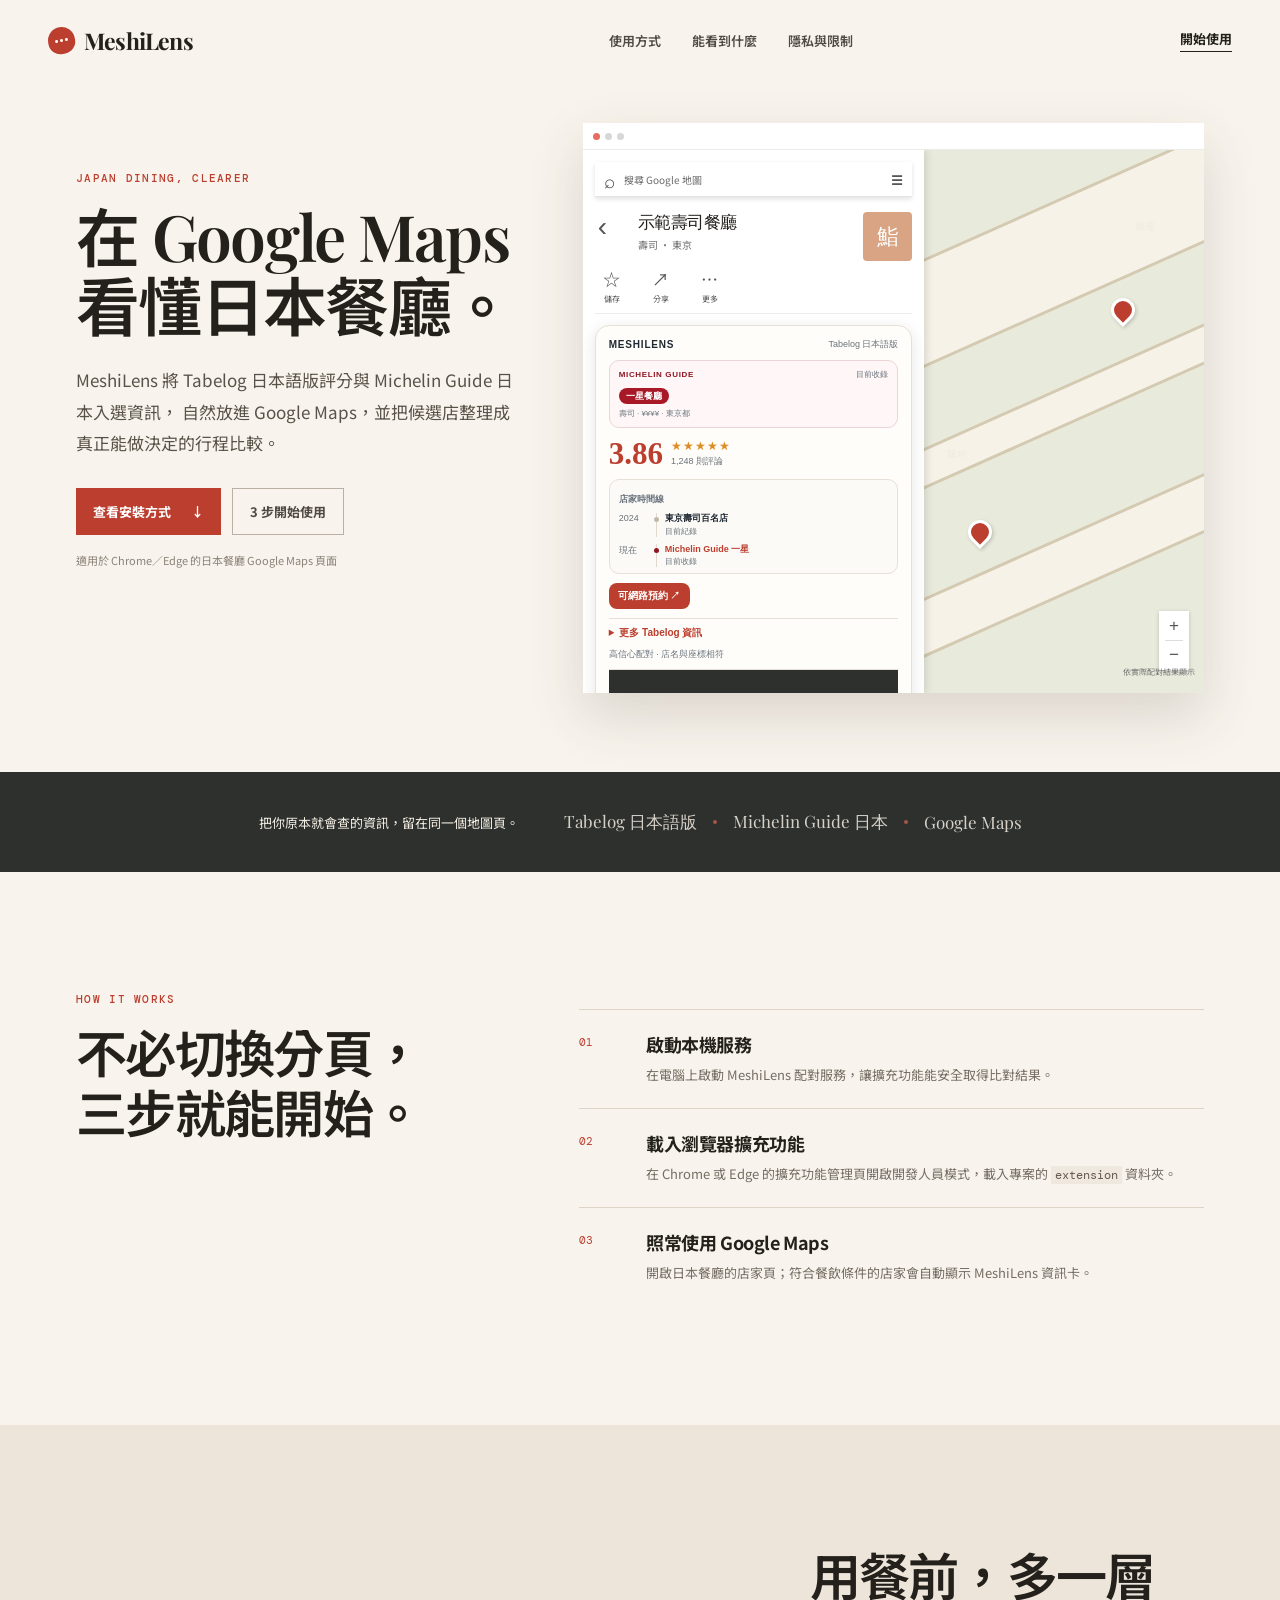
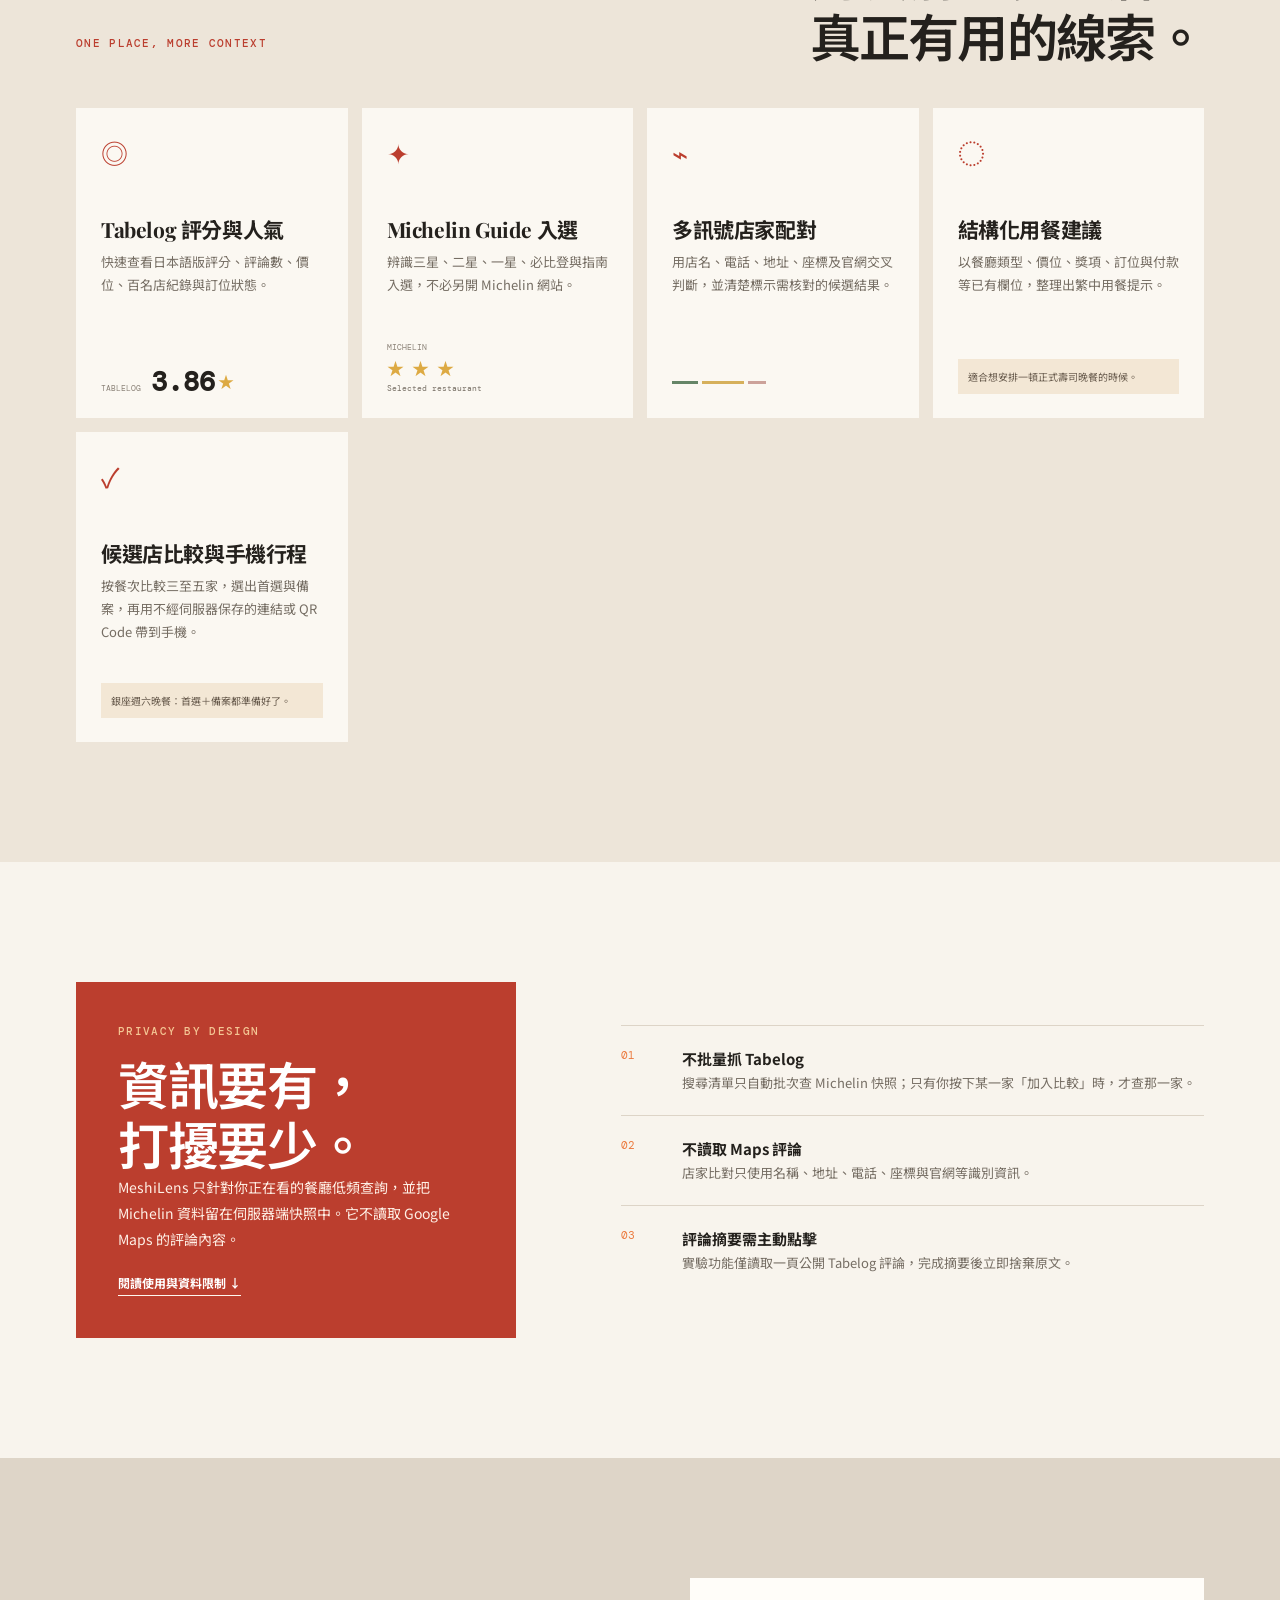
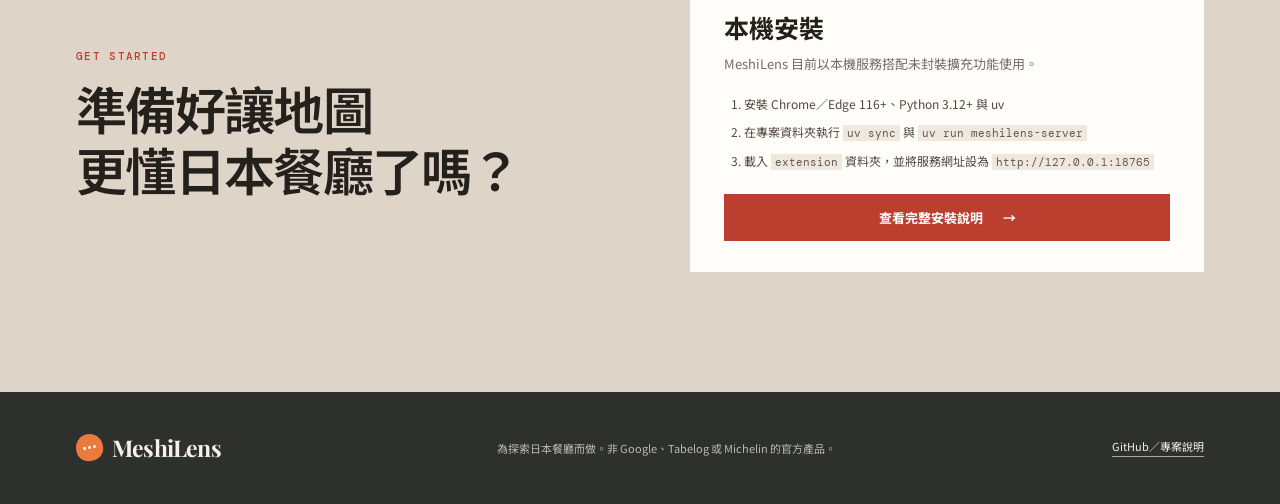
<file: landing/index.html>
<!doctype html>
<html lang="zh-Hant">
  <head>
    <meta charset="UTF-8" />
    <meta name="viewport" content="width=device-width, initial-scale=1" />
    <meta
      name="description"
      content="MeshiLens 讓你在 Google Maps 查看 Tabelog 與 Michelin Guide 資訊，並比較日本美食行程候選店。"
    />
    <title>MeshiLens｜在 Google Maps 看懂日本餐廳</title>
    <link rel="stylesheet" href="styles.css" />
  </head>
  <body>
    <a class="skip-link" href="#main">跳到主要內容</a>

    <header class="site-header">
      <a class="brand" href="#top" aria-label="MeshiLens 首頁">
        <span class="brand-mark" aria-hidden="true"><i></i><i></i><i></i></span>
        <span>MeshiLens</span>
      </a>
      <nav aria-label="主要導覽">
        <a href="#how">使用方式</a>
        <a href="#features">能看到什麼</a>
        <a href="#privacy">隱私與限制</a>
      </nav>
      <a class="nav-cta" href="#install">開始使用</a>
    </header>

    <main id="main">
      <section class="hero" id="top">
        <div class="hero-copy">
          <p class="eyebrow">JAPAN DINING, CLEARER</p>
          <h1>在 Google Maps<br />看懂日本餐廳。</h1>
          <p class="hero-text">
            MeshiLens 將 Tabelog 日本語版評分與 Michelin Guide 日本入選資訊，
            自然放進 Google Maps，並把候選店整理成真正能做決定的行程比較。
          </p>
          <div class="hero-actions">
            <a class="button button-primary" href="#install">查看安裝方式 <span aria-hidden="true">↓</span></a>
            <a class="button button-quiet" href="#how">3 步開始使用</a>
          </div>
          <p class="hero-note">適用於 Chrome／Edge 的日本餐廳 Google Maps 頁面</p>
        </div>

        <div class="maps-frame" aria-label="MeshiLens 在 Google Maps 店家頁顯示資訊卡的示意畫面">
          <div class="map-toolbar"><span class="map-dot"></span><span></span><span></span></div>
          <aside class="maps-detail-panel">
            <div class="google-search"><span aria-hidden="true">⌕</span><span>搜尋 Google 地圖</span><b aria-hidden="true">☰</b></div>
            <div class="place-summary"><button class="back-button" aria-label="返回">‹</button><div class="place-cover"><span>鮨</span></div><h2>示範壽司餐廳</h2><p>壽司 · 東京</p><div class="place-actions"><span>☆<small>儲存</small></span><span>↗<small>分享</small></span><span>⋯<small>更多</small></span></div></div>
            <article class="extension-card">
              <div class="extension-header"><span>MeshiLens</span><small>Tabelog 日本語版</small></div>
              <section class="extension-michelin"><div><strong>MICHELIN GUIDE</strong><small>目前收錄</small></div><div class="michelin-awards"><b>一星餐廳</b></div><p>壽司 · ¥¥¥¥ · 東京都</p></section>
              <div class="extension-score-row"><strong>3.86</strong><div><span>★★★★★</span><small>1,248 則評論</small></div></div>
              <section class="extension-timeline"><strong>店家時間線</strong><ol><li><span>2024</span><div><b>東京壽司百名店</b><small>目前紀錄</small></div></li><li class="is-current"><span>現在</span><div><b>Michelin Guide 一星</b><small>目前收錄</small></div></li></ol></section>
              <a class="extension-reservation" href="#install">可網路預約 ↗</a>
              <details class="extension-details"><summary>更多 Tabelog 資訊</summary><div><span>料理類型</span><b>壽司</b></div><div><span>最近車站</span><b>銀座站</b></div><div><span>晚餐價位</span><b>￥20,000〜￥29,999</b></div></details>
              <p class="extension-reasons">高信心配對 · 店名與座標相符</p>
              <footer class="extension-footer"><a href="#features">在 Tabelog 開啟 ↗</a><span>剛剛更新</span></footer>
            </article>
          </aside>
          <div class="map-canvas"><div class="map-label label-one">銀座</div><div class="map-label label-two">築地</div><div class="map-streets street-one"></div><div class="map-streets street-two"></div><div class="map-streets street-three"></div><span class="place-pin pin-one">●</span><span class="place-pin pin-two">●</span><button class="zoom-controls" aria-label="縮放地圖">+<i></i>−</button></div>
          <p class="mock-caption">依實際配對結果顯示</p>
        </div>
      </section>

      <section class="trust-strip" aria-label="資料來源">
        <p>把你原本就會查的資訊，留在同一個地圖頁。</p>
        <div><span>Tabelog 日本語版</span><i></i><span>Michelin Guide 日本</span><i></i><span>Google Maps</span></div>
      </section>

      <section class="how section" id="how">
        <div class="section-intro"><p class="eyebrow">HOW IT WORKS</p><h2>不必切換分頁，<br />三步就能開始。</h2></div>
        <ol class="steps">
          <li><span class="step-number">01</span><div><h3>啟動本機服務</h3><p>在電腦上啟動 MeshiLens 配對服務，讓擴充功能能安全取得比對結果。</p></div></li>
          <li><span class="step-number">02</span><div><h3>載入瀏覽器擴充功能</h3><p>在 Chrome 或 Edge 的擴充功能管理頁開啟開發人員模式，載入專案的 <code>extension</code> 資料夾。</p></div></li>
          <li><span class="step-number">03</span><div><h3>照常使用 Google Maps</h3><p>開啟日本餐廳的店家頁；符合餐飲條件的店家會自動顯示 MeshiLens 資訊卡。</p></div></li>
        </ol>
      </section>

      <section class="features section" id="features">
        <div class="section-intro"><p class="eyebrow">ONE PLACE, MORE CONTEXT</p><h2>用餐前，多一層<br />真正有用的線索。</h2></div>
        <div class="feature-grid">
          <article class="feature feature-score"><span class="feature-icon">◎</span><h3>Tabelog 評分與人氣</h3><p>快速查看日本語版評分、評論數、價位、百名店紀錄與訂位狀態。</p><div class="mini-score"><span>TABLELOG</span><strong>3.86</strong><em>★</em></div></article>
          <article class="feature feature-guide"><span class="feature-icon">✦</span><h3>Michelin Guide 入選</h3><p>辨識三星、二星、一星、必比登與指南入選，不必另開 Michelin 網站。</p><div class="guide-stamp"><span>MICHELIN</span><strong>★ ★ ★</strong><small>Selected restaurant</small></div></article>
          <article class="feature feature-match"><span class="feature-icon">⌁</span><h3>多訊號店家配對</h3><p>用店名、電話、地址、座標及官網交叉判斷，並清楚標示需核對的候選結果。</p><div class="match-lines"><span></span><span></span><span></span></div></article>
          <article class="feature feature-advice"><span class="feature-icon">◌</span><h3>結構化用餐建議</h3><p>以餐廳類型、價位、獎項、訂位與付款等已有欄位，整理出繁中用餐提示。</p><div class="advice-bubble">適合想安排一頓正式壽司晚餐的時候。</div></article>
          <article class="feature feature-plan"><span class="feature-icon">✓</span><h3>候選店比較與手機行程</h3><p>按餐次比較三至五家，選出首選與備案，再用不經伺服器保存的連結或 QR Code 帶到手機。</p><div class="advice-bubble">銀座週六晚餐：首選＋備案都準備好了。</div></article>
        </div>
      </section>

      <section class="privacy section" id="privacy">
        <div class="privacy-card">
          <p class="eyebrow">PRIVACY BY DESIGN</p>
          <h2>資訊要有，<br />打擾要少。</h2>
          <p>MeshiLens 只針對你正在看的餐廳低頻查詢，並把 Michelin 資料留在伺服器端快照中。它不讀取 Google Maps 的評論內容。</p>
          <a class="text-link" href="#install">閱讀使用與資料限制 <span aria-hidden="true">↓</span></a>
        </div>
        <ul class="privacy-points">
          <li><span>01</span><p><strong>不批量抓 Tabelog</strong>搜尋清單只自動批次查 Michelin 快照；只有你按下某一家「加入比較」時，才查那一家。</p></li>
          <li><span>02</span><p><strong>不讀取 Maps 評論</strong>店家比對只使用名稱、地址、電話、座標與官網等識別資訊。</p></li>
          <li><span>03</span><p><strong>評論摘要需主動點擊</strong>實驗功能僅讀取一頁公開 Tabelog 評論，完成摘要後立即捨棄原文。</p></li>
        </ul>
      </section>

      <section class="install section" id="install">
        <div><p class="eyebrow">GET STARTED</p><h2>準備好讓地圖<br />更懂日本餐廳了嗎？</h2></div>
        <div class="install-card"><h3>本機安裝</h3><p>MeshiLens 目前以本機服務搭配未封裝擴充功能使用。</p><ol><li>安裝 Chrome／Edge 116+、Python 3.12+ 與 uv</li><li>在專案資料夾執行 <code>uv sync</code> 與 <code>uv run meshilens-server</code></li><li>載入 <code>extension</code> 資料夾，並將服務網址設為 <code>http://127.0.0.1:18765</code></li></ol><a class="button button-primary" href="../README.md">查看完整安裝說明 <span aria-hidden="true">→</span></a></div>
      </section>
    </main>

    <footer><a class="brand" href="#top"><span class="brand-mark" aria-hidden="true"><i></i><i></i><i></i></span><span>MeshiLens</span></a><p>為探索日本餐廳而做。非 Google、Tabelog 或 Michelin 的官方產品。</p><a href="../README.md">GitHub／專案說明</a></footer>
  </body>
</html>
</file>
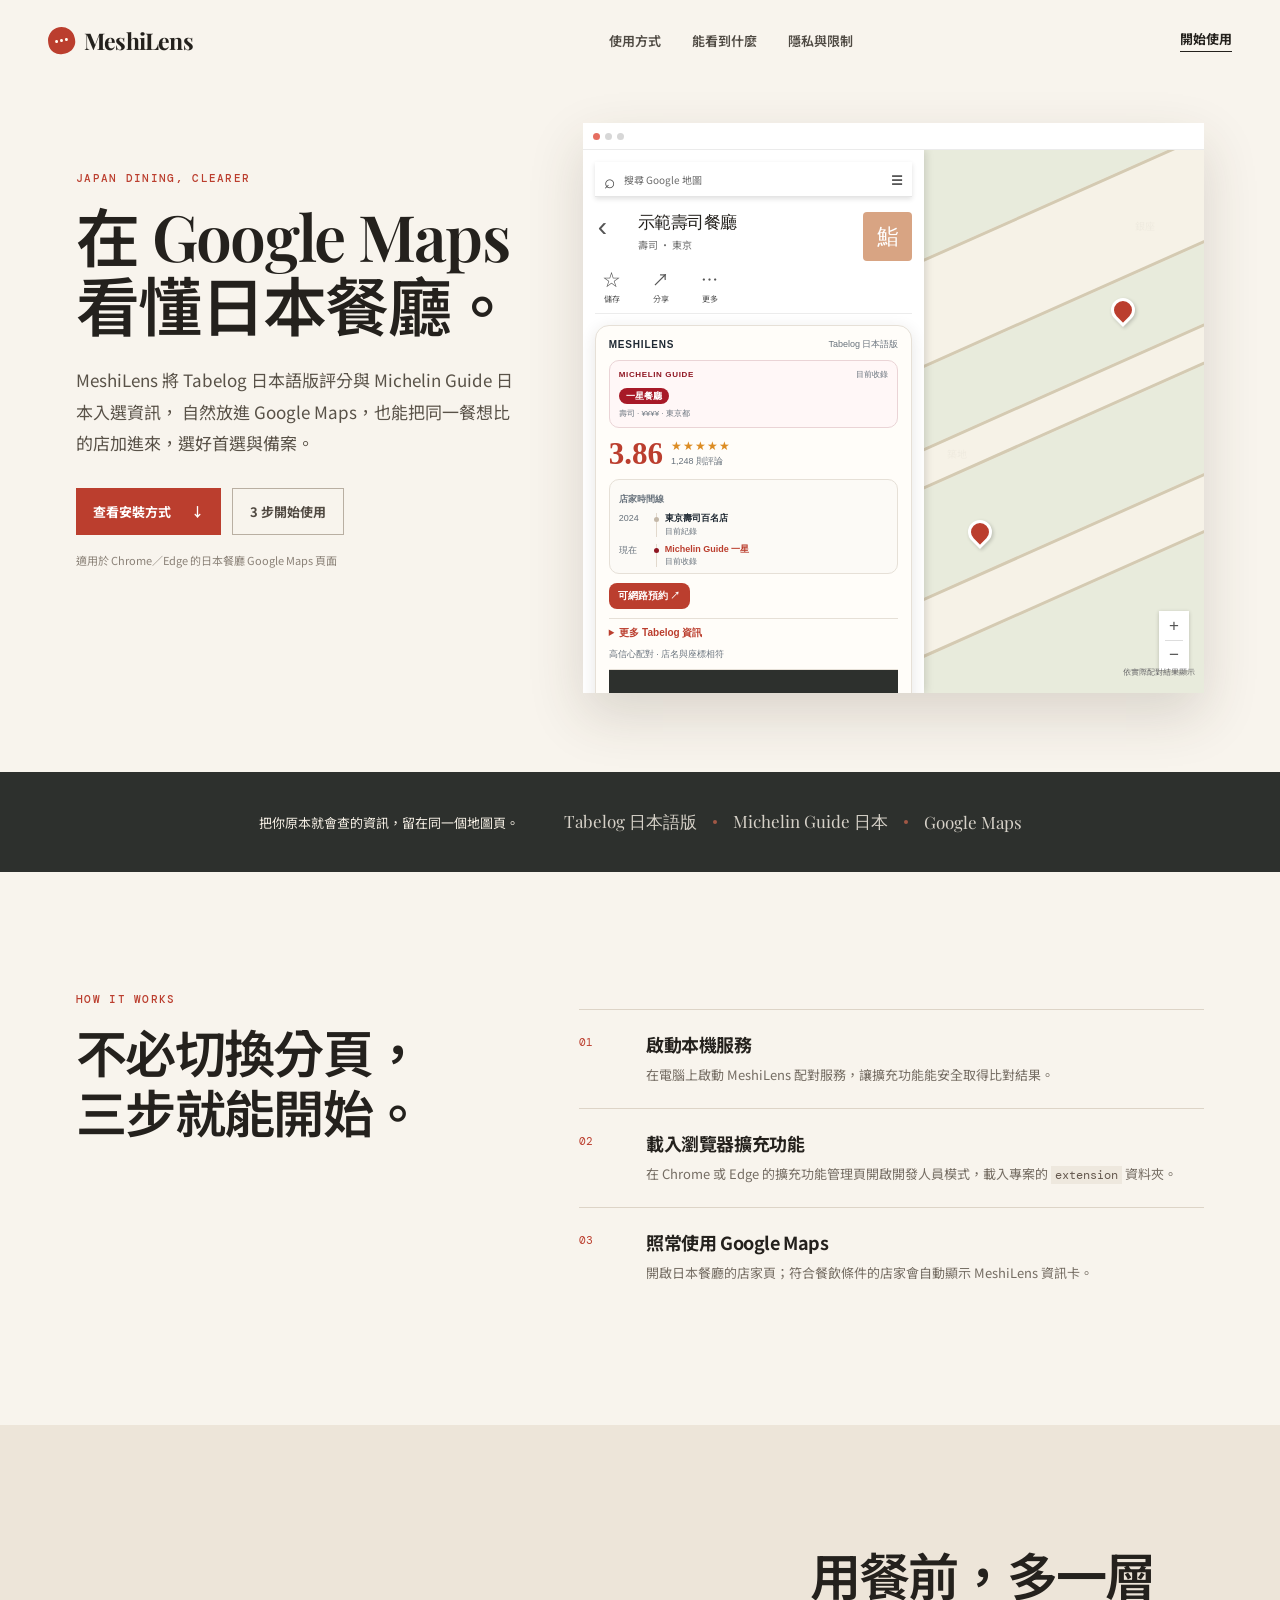
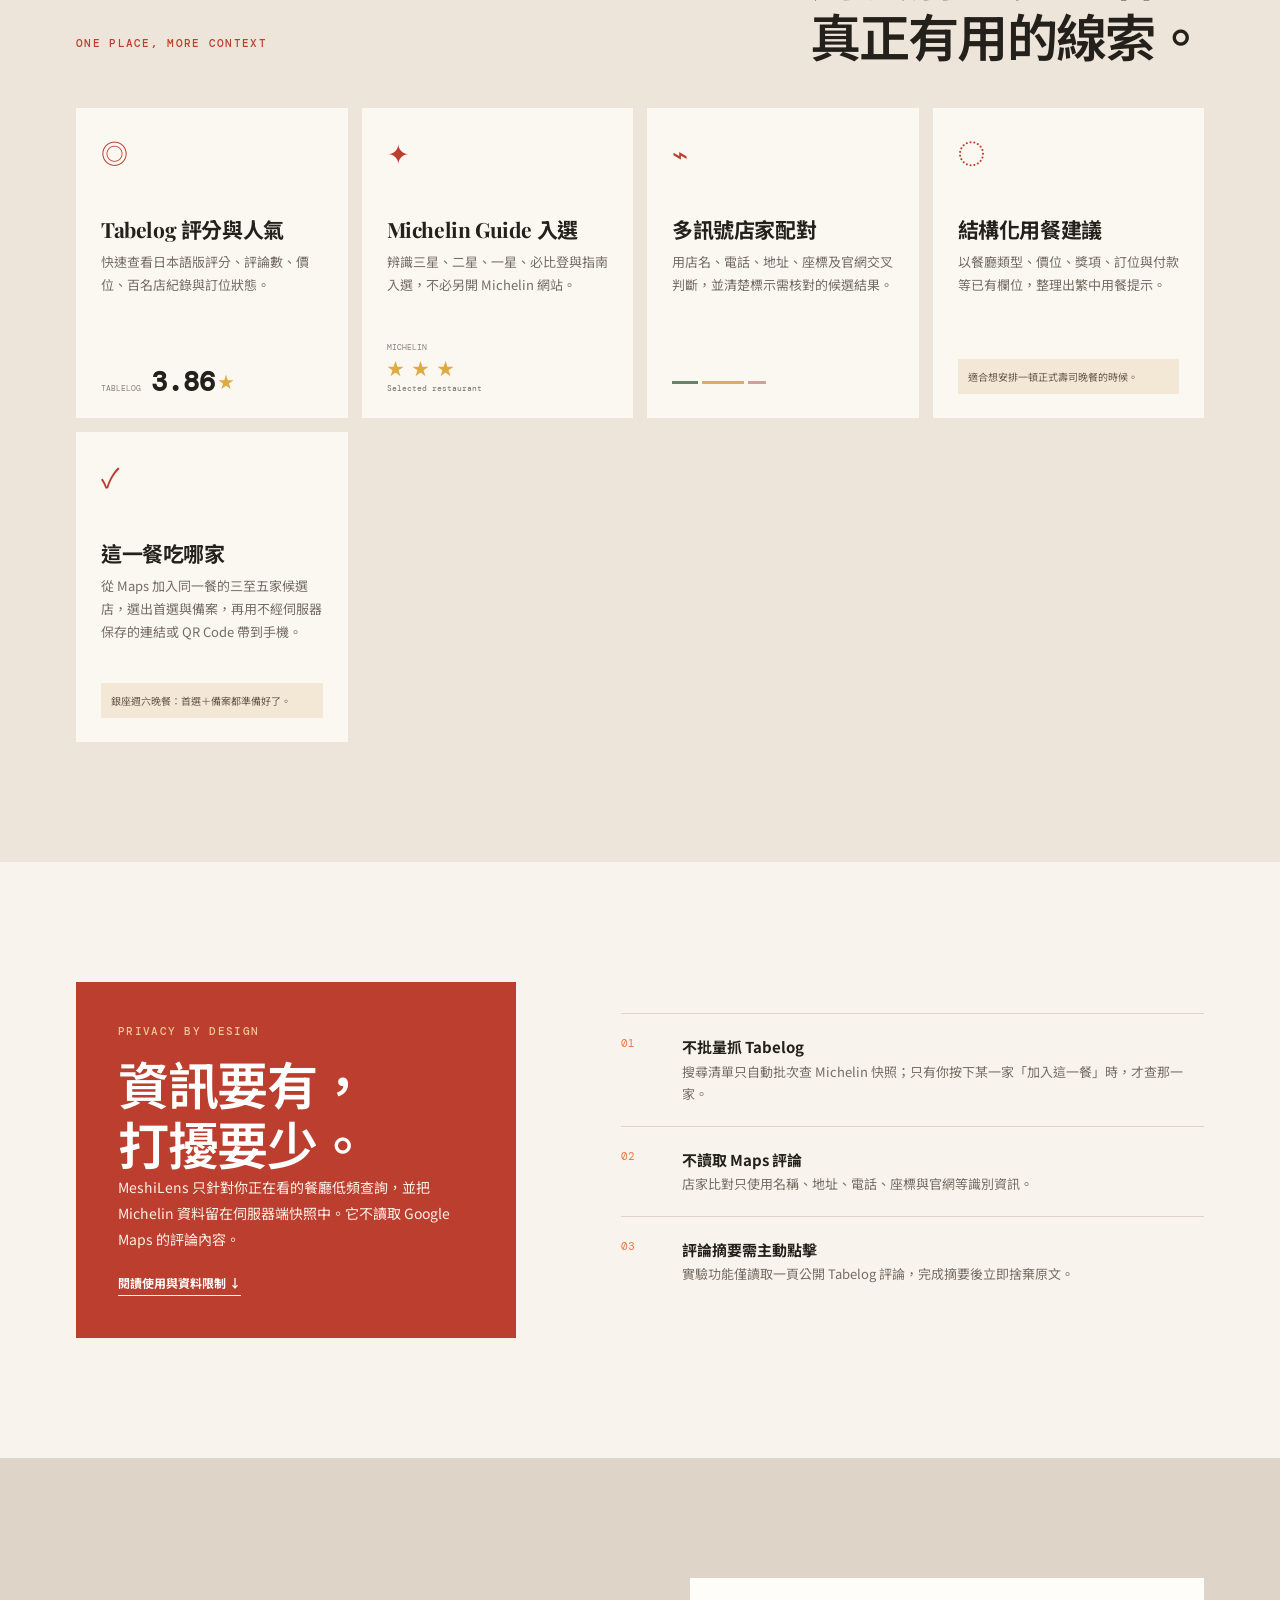
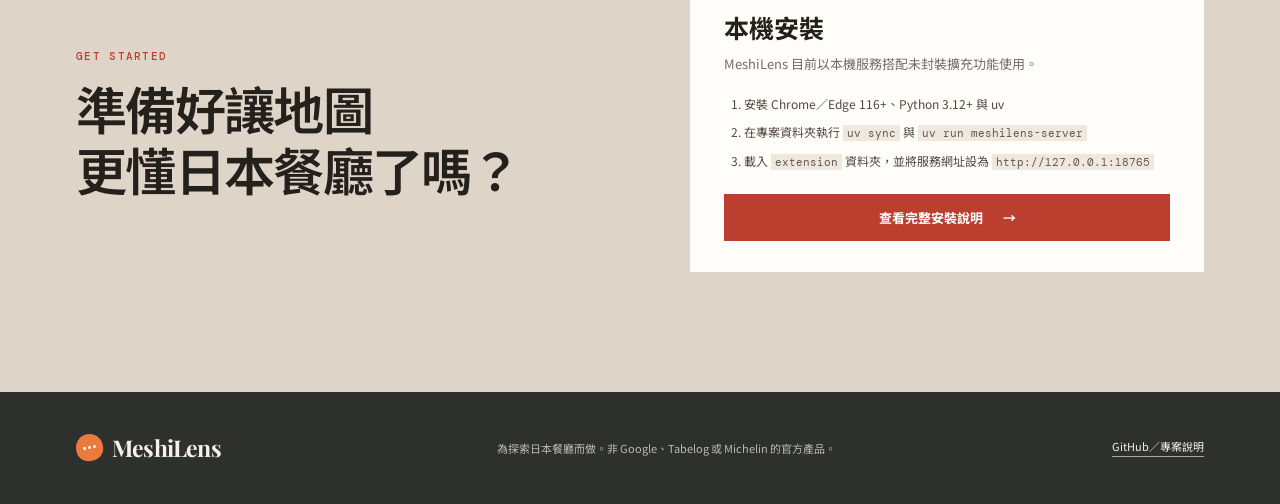
<file: public/landing/index.html>
<!doctype html>
<html lang="zh-Hant">
  <head>
    <meta charset="UTF-8" />
    <meta name="viewport" content="width=device-width, initial-scale=1" />
    <meta
      name="description"
      content="MeshiLens 讓你在 Google Maps 查看 Tabelog 與 Michelin Guide 資訊，並把同一餐的候選店加進來決定要吃哪家。"
    />
    <title>MeshiLens｜在 Google Maps 看懂日本餐廳</title>
    <link rel="stylesheet" href="styles.css" />
  </head>
  <body>
    <a class="skip-link" href="#main">跳到主要內容</a>

    <header class="site-header">
      <a class="brand" href="#top" aria-label="MeshiLens 首頁">
        <span class="brand-mark" aria-hidden="true"><i></i><i></i><i></i></span>
        <span>MeshiLens</span>
      </a>
      <nav aria-label="主要導覽">
        <a href="#how">使用方式</a>
        <a href="#features">能看到什麼</a>
        <a href="#privacy">隱私與限制</a>
      </nav>
      <a class="nav-cta" href="#install">開始使用</a>
    </header>

    <main id="main">
      <section class="hero" id="top">
        <div class="hero-copy">
          <p class="eyebrow">JAPAN DINING, CLEARER</p>
          <h1>在 Google Maps<br />看懂日本餐廳。</h1>
          <p class="hero-text">
            MeshiLens 將 Tabelog 日本語版評分與 Michelin Guide 日本入選資訊，
            自然放進 Google Maps，也能把同一餐想比的店加進來，選好首選與備案。
          </p>
          <div class="hero-actions">
            <a class="button button-primary" href="#install">查看安裝方式 <span aria-hidden="true">↓</span></a>
            <a class="button button-quiet" href="#how">3 步開始使用</a>
          </div>
          <p class="hero-note">適用於 Chrome／Edge 的日本餐廳 Google Maps 頁面</p>
        </div>

        <div class="maps-frame" aria-label="MeshiLens 在 Google Maps 店家頁顯示資訊卡的示意畫面">
          <div class="map-toolbar"><span class="map-dot"></span><span></span><span></span></div>
          <aside class="maps-detail-panel">
            <div class="google-search"><span aria-hidden="true">⌕</span><span>搜尋 Google 地圖</span><b aria-hidden="true">☰</b></div>
            <div class="place-summary"><button class="back-button" aria-label="返回">‹</button><div class="place-cover"><span>鮨</span></div><h2>示範壽司餐廳</h2><p>壽司 · 東京</p><div class="place-actions"><span>☆<small>儲存</small></span><span>↗<small>分享</small></span><span>⋯<small>更多</small></span></div></div>
            <article class="extension-card">
              <div class="extension-header"><span>MeshiLens</span><small>Tabelog 日本語版</small></div>
              <section class="extension-michelin"><div><strong>MICHELIN GUIDE</strong><small>目前收錄</small></div><div class="michelin-awards"><b>一星餐廳</b></div><p>壽司 · ¥¥¥¥ · 東京都</p></section>
              <div class="extension-score-row"><strong>3.86</strong><div><span>★★★★★</span><small>1,248 則評論</small></div></div>
              <section class="extension-timeline"><strong>店家時間線</strong><ol><li><span>2024</span><div><b>東京壽司百名店</b><small>目前紀錄</small></div></li><li class="is-current"><span>現在</span><div><b>Michelin Guide 一星</b><small>目前收錄</small></div></li></ol></section>
              <a class="extension-reservation" href="#install">可網路預約 ↗</a>
              <details class="extension-details"><summary>更多 Tabelog 資訊</summary><div><span>料理類型</span><b>壽司</b></div><div><span>最近車站</span><b>銀座站</b></div><div><span>晚餐價位</span><b>￥20,000〜￥29,999</b></div></details>
              <p class="extension-reasons">高信心配對 · 店名與座標相符</p>
              <footer class="extension-footer"><a href="#features">在 Tabelog 開啟 ↗</a><span>剛剛更新</span></footer>
            </article>
          </aside>
          <div class="map-canvas"><div class="map-label label-one">銀座</div><div class="map-label label-two">築地</div><div class="map-streets street-one"></div><div class="map-streets street-two"></div><div class="map-streets street-three"></div><span class="place-pin pin-one">●</span><span class="place-pin pin-two">●</span><button class="zoom-controls" aria-label="縮放地圖">+<i></i>−</button></div>
          <p class="mock-caption">依實際配對結果顯示</p>
        </div>
      </section>

      <section class="trust-strip" aria-label="資料來源">
        <p>把你原本就會查的資訊，留在同一個地圖頁。</p>
        <div><span>Tabelog 日本語版</span><i></i><span>Michelin Guide 日本</span><i></i><span>Google Maps</span></div>
      </section>

      <section class="how section" id="how">
        <div class="section-intro"><p class="eyebrow">HOW IT WORKS</p><h2>不必切換分頁，<br />三步就能開始。</h2></div>
        <ol class="steps">
          <li><span class="step-number">01</span><div><h3>啟動本機服務</h3><p>在電腦上啟動 MeshiLens 配對服務，讓擴充功能能安全取得比對結果。</p></div></li>
          <li><span class="step-number">02</span><div><h3>載入瀏覽器擴充功能</h3><p>在 Chrome 或 Edge 的擴充功能管理頁開啟開發人員模式，載入專案的 <code>extension</code> 資料夾。</p></div></li>
          <li><span class="step-number">03</span><div><h3>照常使用 Google Maps</h3><p>開啟日本餐廳的店家頁；符合餐飲條件的店家會自動顯示 MeshiLens 資訊卡。</p></div></li>
        </ol>
      </section>

      <section class="features section" id="features">
        <div class="section-intro"><p class="eyebrow">ONE PLACE, MORE CONTEXT</p><h2>用餐前，多一層<br />真正有用的線索。</h2></div>
        <div class="feature-grid">
          <article class="feature feature-score"><span class="feature-icon">◎</span><h3>Tabelog 評分與人氣</h3><p>快速查看日本語版評分、評論數、價位、百名店紀錄與訂位狀態。</p><div class="mini-score"><span>TABLELOG</span><strong>3.86</strong><em>★</em></div></article>
          <article class="feature feature-guide"><span class="feature-icon">✦</span><h3>Michelin Guide 入選</h3><p>辨識三星、二星、一星、必比登與指南入選，不必另開 Michelin 網站。</p><div class="guide-stamp"><span>MICHELIN</span><strong>★ ★ ★</strong><small>Selected restaurant</small></div></article>
          <article class="feature feature-match"><span class="feature-icon">⌁</span><h3>多訊號店家配對</h3><p>用店名、電話、地址、座標及官網交叉判斷，並清楚標示需核對的候選結果。</p><div class="match-lines"><span></span><span></span><span></span></div></article>
          <article class="feature feature-advice"><span class="feature-icon">◌</span><h3>結構化用餐建議</h3><p>以餐廳類型、價位、獎項、訂位與付款等已有欄位，整理出繁中用餐提示。</p><div class="advice-bubble">適合想安排一頓正式壽司晚餐的時候。</div></article>
          <article class="feature feature-plan"><span class="feature-icon">✓</span><h3>這一餐吃哪家</h3><p>從 Maps 加入同一餐的三至五家候選店，選出首選與備案，再用不經伺服器保存的連結或 QR Code 帶到手機。</p><div class="advice-bubble">銀座週六晚餐：首選＋備案都準備好了。</div></article>
        </div>
      </section>

      <section class="privacy section" id="privacy">
        <div class="privacy-card">
          <p class="eyebrow">PRIVACY BY DESIGN</p>
          <h2>資訊要有，<br />打擾要少。</h2>
          <p>MeshiLens 只針對你正在看的餐廳低頻查詢，並把 Michelin 資料留在伺服器端快照中。它不讀取 Google Maps 的評論內容。</p>
          <a class="text-link" href="#install">閱讀使用與資料限制 <span aria-hidden="true">↓</span></a>
        </div>
        <ul class="privacy-points">
          <li><span>01</span><p><strong>不批量抓 Tabelog</strong>搜尋清單只自動批次查 Michelin 快照；只有你按下某一家「加入這一餐」時，才查那一家。</p></li>
          <li><span>02</span><p><strong>不讀取 Maps 評論</strong>店家比對只使用名稱、地址、電話、座標與官網等識別資訊。</p></li>
          <li><span>03</span><p><strong>評論摘要需主動點擊</strong>實驗功能僅讀取一頁公開 Tabelog 評論，完成摘要後立即捨棄原文。</p></li>
        </ul>
      </section>

      <section class="install section" id="install">
        <div><p class="eyebrow">GET STARTED</p><h2>準備好讓地圖<br />更懂日本餐廳了嗎？</h2></div>
        <div class="install-card"><h3>本機安裝</h3><p>MeshiLens 目前以本機服務搭配未封裝擴充功能使用。</p><ol><li>安裝 Chrome／Edge 116+、Python 3.12+ 與 uv</li><li>在專案資料夾執行 <code>uv sync</code> 與 <code>uv run meshilens-server</code></li><li>載入 <code>extension</code> 資料夾，並將服務網址設為 <code>http://127.0.0.1:18765</code></li></ol><a class="button button-primary" href="https://github.com/TrieKai/MeshiLens#readme">查看完整安裝說明 <span aria-hidden="true">→</span></a></div>
      </section>
    </main>

    <footer><a class="brand" href="#top"><span class="brand-mark" aria-hidden="true"><i></i><i></i><i></i></span><span>MeshiLens</span></a><p>為探索日本餐廳而做。非 Google、Tabelog 或 Michelin 的官方產品。</p><a href="https://github.com/TrieKai/MeshiLens#readme">GitHub／專案說明</a></footer>
  </body>
</html>
</file>
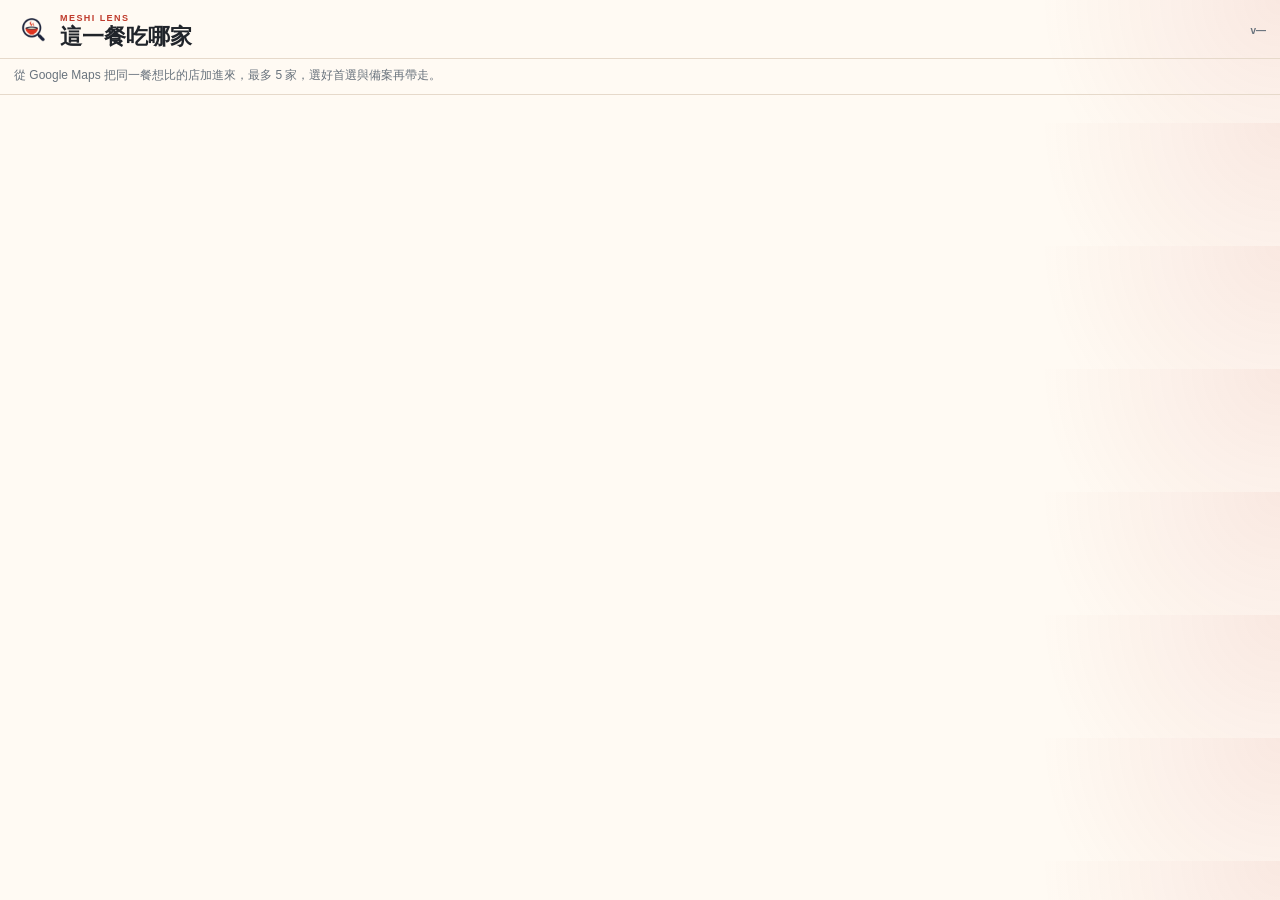
<file: extension/planner.html>
<!doctype html>
<html lang="zh-Hant">
  <head>
    <meta charset="utf-8" />
    <meta name="viewport" content="width=device-width, initial-scale=1" />
    <title>MeshiLens｜這一餐吃哪家</title>
    <link rel="stylesheet" href="planner.css" />
  </head>
  <body>
    <header class="planner-header">
      <div class="planner-brand">
        <img src="icons/icon-48.png" alt="" />
        <div>
          <div class="planner-eyebrow">MESHI LENS</div>
          <h1>這一餐吃哪家</h1>
        </div>
      </div>
      <span id="planner-version" class="planner-version">v—</span>
    </header>
    <p class="planner-purpose">從 Google Maps 把同一餐想比的店加進來，最多 5 家，選好首選與備案再帶走。</p>
    <div id="planner-status" class="planner-status" role="status" aria-live="polite"></div>
    <main id="planner-root"></main>
    <script src="planner.js"></script>
    <script src="planner_store.js"></script>
    <script src="planner_share.js"></script>
    <script src="qrcode.min.js"></script>
    <script src="planner_ui.js"></script>
  </body>
</html>
</file>
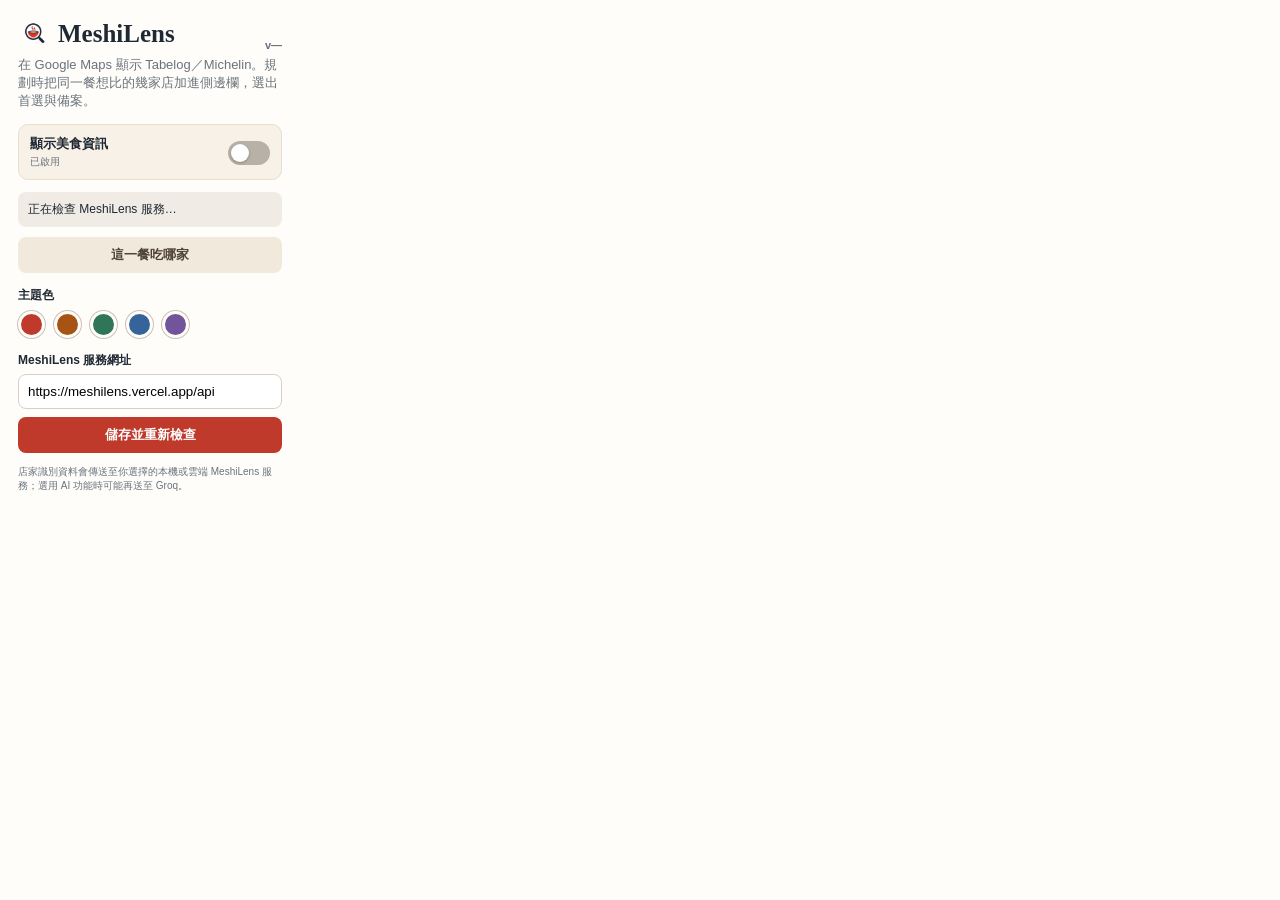
<file: extension/popup.html>
<!doctype html>
<html lang="zh-Hant">
  <head>
    <meta charset="utf-8" />
    <meta name="viewport" content="width=device-width, initial-scale=1" />
    <title>MeshiLens</title>
    <link rel="stylesheet" href="popup.css" />
  </head>
  <body>
    <main>
      <div class="title-row">
        <div class="brand-title">
          <img class="brand-logo" src="icons/icon-48.png" alt="" />
          <h1>MeshiLens</h1>
        </div>
        <span id="version" class="version">v—</span>
      </div>
      <p>在 Google Maps 顯示 Tabelog／Michelin。規劃時把同一餐想比的幾家店加進側邊欄，選出首選與備案。</p>
      <section class="toggle-row">
        <div>
          <strong>顯示美食資訊</strong>
          <span id="enabled-state">已啟用</span>
        </div>
        <label class="switch" for="enabled">
          <input id="enabled" type="checkbox" role="switch" aria-label="啟用 MeshiLens" />
          <span class="switch-track" aria-hidden="true"></span>
        </label>
      </section>
      <div id="status" class="status checking">正在檢查 MeshiLens 服務…</div>
      <button id="open-planner" class="planner-launch" type="button">這一餐吃哪家</button>
      <label>主題色</label>
      <div class="theme-colors" role="group" aria-label="選擇主題色">
        <button class="theme-swatch" type="button" data-theme-color="#bf3a2b" style="--swatch: #bf3a2b" aria-label="赤紅" aria-pressed="false"></button>
        <button class="theme-swatch" type="button" data-theme-color="#a65314" style="--swatch: #a65314" aria-label="橙色" aria-pressed="false"></button>
        <button class="theme-swatch" type="button" data-theme-color="#2f7658" style="--swatch: #2f7658" aria-label="綠色" aria-pressed="false"></button>
        <button class="theme-swatch" type="button" data-theme-color="#35649a" style="--swatch: #35649a" aria-label="藍色" aria-pressed="false"></button>
        <button class="theme-swatch" type="button" data-theme-color="#71549a" style="--swatch: #71549a" aria-label="紫色" aria-pressed="false"></button>
      </div>
      <label for="api-url">MeshiLens 服務網址</label>
      <input id="api-url" type="url" value="https://meshilens.vercel.app/api" />
      <button id="save" type="button">儲存並重新檢查</button>
      <small>店家識別資料會傳送至你選擇的本機或雲端 MeshiLens 服務；選用 AI 功能時可能再送至 Groq。</small>
    </main>
    <script src="settings.js"></script>
    <script src="popup.js"></script>
  </body>
</html>
</file>
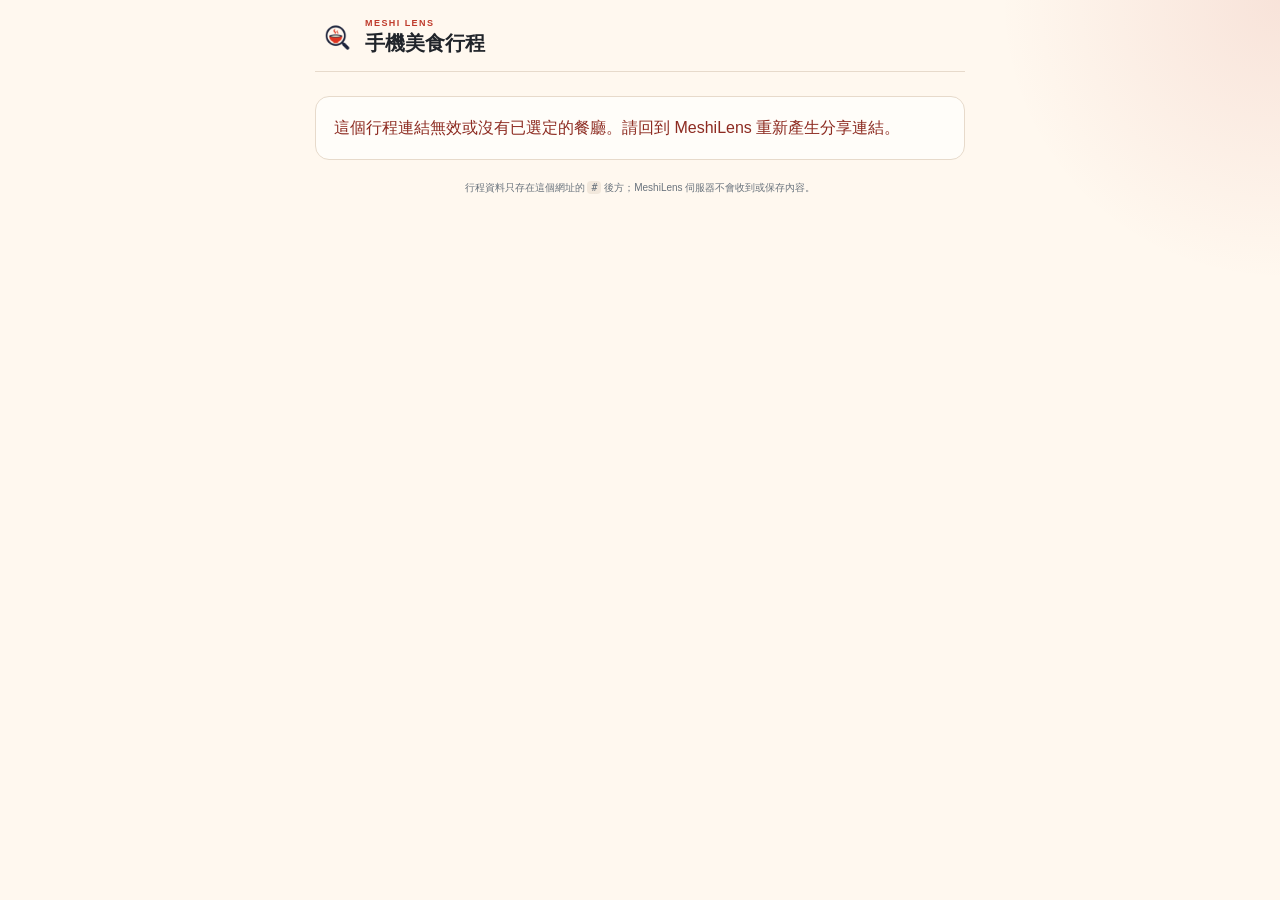
<file: landing/share.html>
<!doctype html>
<html lang="zh-Hant">
  <head>
    <meta charset="utf-8" />
    <meta name="viewport" content="width=device-width, initial-scale=1" />
    <meta name="referrer" content="no-referrer" />
    <title>MeshiLens 手機行程</title>
    <link rel="stylesheet" href="share.css" />
  </head>
  <body>
    <header class="share-header">
      <img src="../extension/icons/icon-48.png" alt="" />
      <div>
        <div class="share-eyebrow">MESHI LENS</div>
        <div class="share-brand">手機美食行程</div>
      </div>
    </header>
    <main id="share-root">
      <section class="share-message">正在讀取行程…</section>
    </main>
    <footer>
      行程資料只存在這個網址的 <code>#</code> 後方；MeshiLens 伺服器不會收到或保存內容。
    </footer>
    <script src="share.js"></script>
  </body>
</html>
</file>
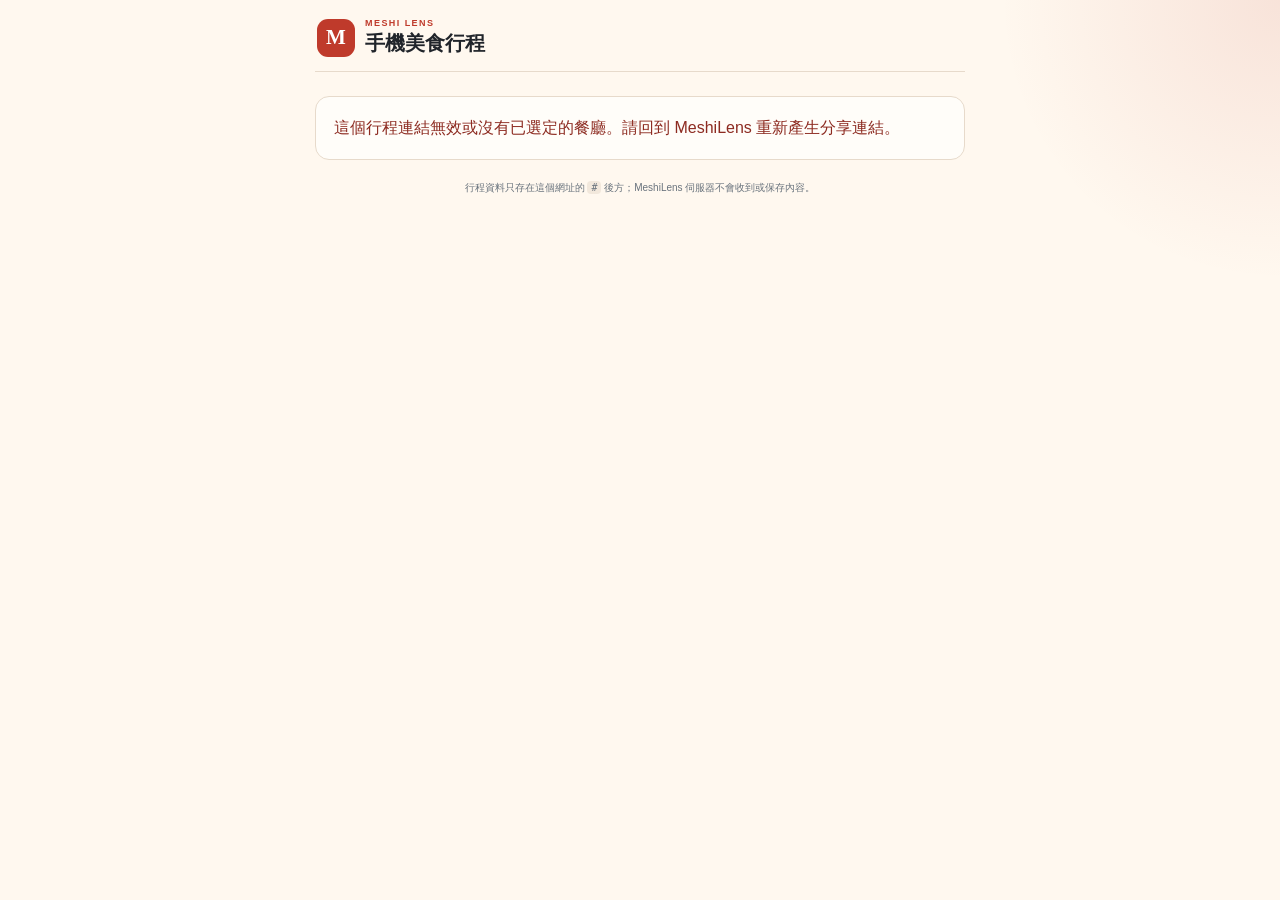
<file: public/landing/share.html>
<!doctype html>
<html lang="zh-Hant">
  <head>
    <meta charset="utf-8" />
    <meta name="viewport" content="width=device-width, initial-scale=1" />
    <meta name="referrer" content="no-referrer" />
    <title>MeshiLens 手機行程</title>
    <link rel="stylesheet" href="share.css" />
  </head>
  <body>
    <header class="share-header">
      <div class="share-mark" aria-hidden="true">M</div>
      <div>
        <div class="share-eyebrow">MESHI LENS</div>
        <div class="share-brand">手機美食行程</div>
      </div>
    </header>
    <main id="share-root">
      <section class="share-message">正在讀取行程…</section>
    </main>
    <footer>
      行程資料只存在這個網址的 <code>#</code> 後方；MeshiLens 伺服器不會收到或保存內容。
    </footer>
    <script src="share.js"></script>
  </body>
</html>
</file>
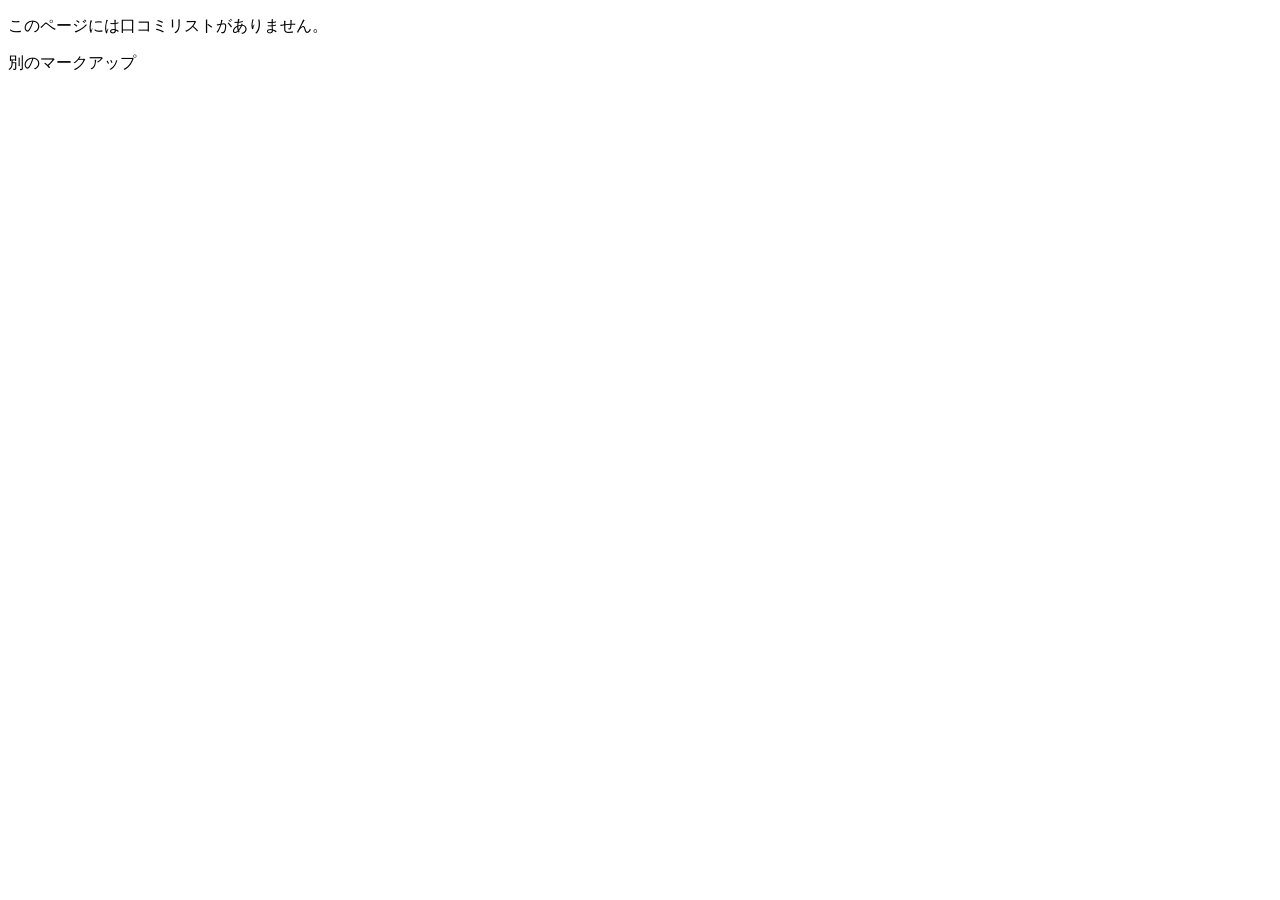
<file: tests/fixtures/tabelog_review_list_empty.html>
<!DOCTYPE html>
<html lang="ja">
<head><meta charset="utf-8"><title>変更後ページ</title></head>
<body>
  <main>
    <p>このページには口コミリストがありません。</p>
    <div class="unrelated">別のマークアップ</div>
  </main>
</body>
</html>
</file>
<file: landing/styles.css>
@import url('https://fonts.googleapis.com/css2?family=DM+Mono:wght@400;500&family=Noto+Sans+TC:wght@400;500;600;700&family=Playfair+Display:ital,wght@0,600;0,700;1,600&display=swap');

:root { --ink: #24211d; --muted: #756d63; --paper: #f8f4ed; --cream: #fffdf9; --line: #ddd4c7; --red: #bb3e2e; --orange: #eb7a3f; --gold: #ddaa43; --green: #658567; }
* { box-sizing: border-box; }
html { scroll-behavior: smooth; }
body { background: var(--paper); color: var(--ink); font-family: "Noto Sans TC", -apple-system, BlinkMacSystemFont, sans-serif; margin: 0; }
a { color: inherit; text-decoration: none; }
.skip-link { background: var(--ink); color: white; left: 12px; padding: 8px 12px; position: fixed; top: -48px; z-index: 20; }
.skip-link:focus { top: 12px; }
.site-header { align-items: center; display: flex; height: 80px; justify-content: space-between; margin: auto; max-width: 1240px; padding: 0 28px; }
.brand { align-items: center; display: inline-flex; font-family: "Playfair Display", Georgia, serif; font-size: 23px; font-weight: 700; gap: 9px; letter-spacing: -.8px; }
.brand-mark { align-items: center; background: var(--red); border-radius: 50% 50% 45% 45%; display: inline-flex; height: 27px; justify-content: center; overflow: hidden; transform: rotate(-11deg); width: 27px; }
.brand-mark i { background: #fff8ed; border-radius: 50%; display: block; height: 3px; margin: 1px; width: 3px; }
nav { display: flex; gap: 31px; margin-left: 90px; }
nav a { color: #4e4942; font-size: 13px; font-weight: 600; }
nav a:hover, footer > a:last-child:hover { color: var(--red); }
.nav-cta { border-bottom: 1px solid var(--ink); font-size: 13px; font-weight: 700; padding-bottom: 3px; }
.hero { display: grid; gap: 66px; grid-template-columns: minmax(370px, .83fr) minmax(500px, 1.17fr); margin: 43px auto 79px; max-width: 1184px; padding: 0 28px; }
.hero-copy { padding-top: 48px; }
.eyebrow { color: var(--red); font-family: "DM Mono", monospace; font-size: 11px; font-weight: 500; letter-spacing: 1.3px; margin: 0 0 16px; }
h1, h2, h3, p { margin-top: 0; }
h1, h2 { font-family: "Playfair Display", "Noto Sans TC", serif; font-weight: 600; letter-spacing: -1.7px; }
h1 { font-size: clamp(46px, 5vw, 68px); line-height: 1.08; margin-bottom: 25px; }
.hero-text { color: #595248; font-size: 17px; line-height: 1.85; max-width: 455px; }
.hero-actions { display: flex; gap: 11px; margin-top: 29px; }
.button { align-items: center; display: inline-flex; font-size: 13px; font-weight: 700; gap: 20px; justify-content: center; min-height: 47px; padding: 0 17px; transition: transform 160ms ease, background 160ms ease; }
.button:hover { transform: translateY(-2px); }
.button-primary { background: var(--red); color: white; }
.button-primary:hover { background: #a83325; }
.button-quiet { border: 1px solid #b9afa2; color: #514a42; }
.hero-note { color: #8b8278; font-size: 11px; margin: 17px 0 0; }
.maps-frame { background: #f5f3ef; box-shadow: 0 22px 52px rgb(65 48 29 / 16%); min-height: 570px; overflow: hidden; position: relative; }
.map-toolbar { align-items: center; background: #fff; border-bottom: 1px solid #ebebeb; display: flex; gap: 5px; height: 27px; padding: 0 10px; position: relative; z-index: 4; }.map-toolbar span { background: #d7d7d7; border-radius: 50%; height: 7px; width: 7px; }.map-toolbar .map-dot { background: #e66e61; }
.maps-detail-panel { background: #fff; box-shadow: 2px 0 8px rgb(0 0 0 / 13%); height: calc(100% - 27px); left: 0; overflow: hidden; padding: 12px; position: absolute; top: 27px; width: 55%; z-index: 3; }.google-search { align-items: center; border-bottom: 1px solid #e5e5e5; box-shadow: 0 2px 5px rgb(0 0 0 / 12%); color: #6b6b6b; display: flex; font-size: 10px; gap: 9px; height: 35px; padding: 0 9px; }.google-search span:first-child { color: #454545; font-size: 19px; }.google-search b { color: #575757; font-size: 13px; margin-left: auto; }.place-summary { border-bottom: 1px solid #ececec; padding: 14px 0 9px 43px; position: relative; }.back-button { background: none; border: 0; color: #555; font-size: 28px; left: 3px; line-height: 1; padding: 0; position: absolute; top: 16px; }.place-cover { background: #d8a483; border-radius: 4px; color: white; display: grid; font-family: Georgia, serif; font-size: 22px; height: 49px; place-items: center; position: absolute; right: 0; top: 15px; width: 49px; }.place-summary h2 { font-family: -apple-system, BlinkMacSystemFont, "Segoe UI", sans-serif; font-size: 17px; font-weight: 500; letter-spacing: -.5px; margin: 0 54px 3px 0; }.place-summary > p { color: #6e6e6e; font-size: 10px; margin: 0; }.place-actions { display: flex; gap: 15px; margin: 14px 0 0 -43px; }.place-actions span { color: #555; font-size: 17px; text-align: center; width: 34px; }.place-actions small { display: block; font-size: 8px; margin-top: 2px; }
.extension-card { --extension-ink: #1f2933; --extension-muted: #69737d; background: #fffdf9; border: 1px solid #e6e0d7; border-radius: 14px; box-shadow: 0 4px 16px rgb(53 42 30 / 12%); color: var(--extension-ink); font-family: -apple-system, BlinkMacSystemFont, "Segoe UI", sans-serif; margin-top: 11px; padding: 12px 13px; }.extension-header, .extension-michelin > div:first-child, .extension-footer { align-items: center; display: flex; justify-content: space-between; }.extension-header > span { font-size: 10px; font-weight: 750; letter-spacing: .08em; text-transform: uppercase; }.extension-header small { color: var(--extension-muted); font-size: 9px; }.extension-michelin { background: #fff7f7; border: 1px solid #ead4d6; border-radius: 10px; margin-top: 9px; padding: 8px 9px; }.extension-michelin strong { color: #8f1622; font-size: 8px; letter-spacing: .08em; }.extension-michelin small, .extension-michelin p { color: var(--extension-muted); font-size: 8px; }.extension-michelin p { margin: 5px 0 0; }.michelin-awards { margin-top: 5px; }.michelin-awards b { background: #a71927; border-radius: 999px; color: white; font-size: 9px; padding: 3px 7px; }.extension-score-row { align-items: center; display: flex; gap: 8px; margin-top: 10px; }.extension-score-row > strong { color: var(--red); font-family: Georgia, serif; font-size: 31px; line-height: 1; }.extension-score-row div span { color: #dc8c23; display: block; font-size: 12px; letter-spacing: 1px; }.extension-score-row div small { color: var(--extension-muted); display: block; font-size: 9px; margin-top: 2px; }
.extension-timeline { background: #fcfaf6; border: 1px solid #e6e0d7; border-radius: 10px; margin-top: 10px; padding: 8px 9px 6px; }.extension-timeline > strong { color: var(--extension-muted); font-size: 9px; }.extension-timeline ol { list-style: none; margin: 7px 0 0; padding: 0; }.extension-timeline li { display: grid; gap: 6px; grid-template-columns: 31px 1fr; padding: 0 0 7px; position: relative; }.extension-timeline li:last-child { padding-bottom: 0; }.extension-timeline li span { color: var(--extension-muted); font-size: 9px; }.extension-timeline li div { border-left: 1px solid #e2d9cd; padding-left: 8px; position: relative; }.extension-timeline li div::before { background: #c4b8a8; border-radius: 50%; content: ""; height: 5px; left: -3px; position: absolute; top: 4px; width: 5px; }.extension-timeline li.is-current div::before { background: #8f1622; }.extension-timeline li b { display: block; font-size: 9px; line-height: 1.3; }.extension-timeline li.is-current b { color: var(--red); }.extension-timeline li small { color: var(--extension-muted); display: block; font-size: 8px; margin-top: 1px; }.extension-reservation { background: var(--red); border-radius: 8px; color: white; display: inline-block; font-size: 10px; font-weight: 700; margin-top: 9px; padding: 6px 9px; }.extension-details { border-top: 1px solid #e6e0d7; margin-top: 9px; padding-top: 7px; }.extension-details summary { color: var(--red); cursor: pointer; font-size: 10px; font-weight: 650; }.extension-details[open] > div { display: grid; font-size: 8px; gap: 4px; grid-template-columns: 48px 1fr; line-height: 1.3; margin-top: 7px; }.extension-details span { color: var(--extension-muted); }.extension-details b { font-weight: 500; }.extension-reasons { color: var(--extension-muted); font-size: 9px; margin: 8px 0 0; }.extension-footer { border-top: 1px solid #e6e0d7; margin-top: 8px; padding-top: 7px; }.extension-footer a { color: var(--red); font-size: 10px; font-weight: 650; }.extension-footer span { color: var(--extension-muted); font-size: 9px; }
.map-canvas { background: #e8ebdc; bottom: 0; left: 55%; overflow: hidden; position: absolute; right: 0; top: 27px; }.map-streets { background: #f8f3e8; border: 3px solid #d3c8af; opacity: .92; position: absolute; transform: rotate(-24deg); }.street-one { height: 100px; left: -140px; top: 42px; width: 600px; }.street-two { height: 38px; left: -130px; top: 224px; width: 600px; }.street-three { height: 55px; left: -210px; top: 408px; width: 610px; }.map-label { color: #899184; font-size: 10px; position: absolute; }.label-one { right: 49px; top: 68px; }.label-two { left: 23px; top: 296px; }.place-pin { background: var(--red); border: 3px solid white; border-radius: 50% 50% 50% 0; box-shadow: 0 2px 4px rgb(0 0 0 / 19%); color: transparent; height: 24px; position: absolute; transform: rotate(-45deg); width: 24px; }.pin-one { right: 69px; top: 148px; }.pin-two { left: 44px; top: 370px; }.zoom-controls { background: white; border: 0; bottom: 23px; box-shadow: 0 1px 4px rgb(0 0 0 / 20%); color: #555; font-size: 17px; padding: 5px 10px; position: absolute; right: 15px; }.zoom-controls i { border-top: 1px solid #ddd; display: block; margin: 4px -4px; }.mock-caption { bottom: 8px; color: #777; font-size: 8px; position: absolute; right: 9px; z-index: 4; }
.trust-strip { align-items: center; background: #2d302d; color: #f6f0e6; display: flex; gap: 45px; justify-content: center; min-height: 100px; padding: 25px; }.trust-strip p { font-size: 13px; margin: 0; }.trust-strip div { align-items: center; color: #d6d1c8; display: flex; font-family: "Playfair Display", serif; font-size: 17px; gap: 16px; }.trust-strip i { background: #a15845; border-radius: 50%; height: 4px; width: 4px; }
.section { margin: auto; max-width: 1184px; padding: 120px 28px; }.section-intro h2, .privacy h2, .install h2 { font-size: clamp(38px, 4vw, 54px); line-height: 1.18; margin-bottom: 0; }.how { display: grid; gap: 120px; grid-template-columns: .76fr 1.24fr; }.steps { list-style: none; margin: 17px 0 0; padding: 0; }.steps li { border-top: 1px solid var(--line); display: grid; gap: 24px; grid-template-columns: 43px 1fr; padding: 21px 0; }.step-number { color: var(--red); font-family: "DM Mono", monospace; font-size: 11px; padding-top: 4px; }.steps h3, .feature h3 { font-size: 18px; letter-spacing: -.4px; margin-bottom: 7px; }.steps p, .feature p { color: var(--muted); font-size: 13px; line-height: 1.75; margin-bottom: 0; }.steps code, .install-card code { background: #eee8de; color: #64584e; font-family: "DM Mono", monospace; font-size: .9em; padding: 1px 4px; }
.features { background: #ede5d9; max-width: none; padding-left: max(28px, calc((100% - 1128px)/2)); padding-right: max(28px, calc((100% - 1128px)/2)); }.features .section-intro { align-items: end; display: flex; justify-content: space-between; margin-bottom: 42px; }.feature-grid { display: grid; gap: 14px; grid-template-columns: repeat(4, 1fr); }.feature { background: #fbf8f2; min-height: 310px; padding: 25px; position: relative; }.feature-icon { color: var(--red); display: block; font-size: 27px; margin-bottom: 42px; }.feature h3 { font-family: "Playfair Display", "Noto Sans TC", serif; font-size: 21px; }.mini-score, .guide-stamp { align-items: end; bottom: 25px; display: flex; left: 25px; position: absolute; }.mini-score span, .guide-stamp span { color: #8b8278; font-family: "DM Mono", monospace; font-size: 8px; margin-right: 10px; }.mini-score strong { font-family: "DM Mono", monospace; font-size: 27px; line-height: .8; }.mini-score em { color: var(--gold); font-size: 16px; font-style: normal; margin-left: 3px; }.guide-stamp { align-items: flex-start; flex-direction: column; gap: 3px; }.guide-stamp strong { color: var(--gold); font-size: 17px; letter-spacing: 2px; }.guide-stamp small { color: var(--muted); font-family: "DM Mono", monospace; font-size: 8px; }.match-lines { bottom: 29px; left: 25px; position: absolute; }.match-lines span { background: var(--green); display: inline-block; height: 3px; margin-right: 4px; width: 26px; }.match-lines span:nth-child(2) { background: #d6b05b; width: 42px; }.match-lines span:nth-child(3) { background: #cca29a; width: 18px; }.advice-bubble { background: #f3e7d5; bottom: 24px; color: #685b4d; font-size: 10px; left: 25px; line-height: 1.55; padding: 10px; position: absolute; right: 25px; }
.privacy { display: grid; gap: 105px; grid-template-columns: .86fr 1.14fr; }.privacy-card { background: var(--red); color: white; padding: 42px; }.privacy-card .eyebrow { color: #f4c694; }.privacy-card h2 { letter-spacing: -1.3px; }.privacy-card > p:not(.eyebrow) { color: #fff1e7; font-size: 14px; line-height: 1.85; }.text-link { border-bottom: 1px solid #fff6ee; display: inline-block; font-size: 12px; font-weight: 700; margin-top: 7px; padding-bottom: 4px; }.privacy-points { align-self: center; list-style: none; margin: 0; padding: 0; }.privacy-points li { border-top: 1px solid var(--line); display: grid; gap: 24px; grid-template-columns: 37px 1fr; padding: 20px 0; }.privacy-points span { color: var(--orange); font-family: "DM Mono", monospace; font-size: 11px; padding-top: 2px; }.privacy-points p { color: var(--muted); font-size: 13px; line-height: 1.75; margin: 0; }.privacy-points strong { color: var(--ink); display: block; font-size: 15px; }
.install { align-items: center; background: #ded5c8; display: grid; gap: 100px; grid-template-columns: 1fr 1fr; max-width: none; padding-left: max(28px, calc((100% - 1128px)/2)); padding-right: max(28px, calc((100% - 1128px)/2)); }.install-card { background: var(--cream); padding: 31px 34px; }.install-card h3 { font-family: "Playfair Display", "Noto Sans TC", serif; font-size: 25px; margin-bottom: 8px; }.install-card > p { color: var(--muted); font-size: 13px; line-height: 1.65; }.install-card ol { color: #514a41; font-size: 12px; line-height: 1.75; margin: 19px 0 22px; padding-left: 20px; }.install-card li { margin: 7px 0; }.install-card .button { width: 100%; }
footer { align-items: center; background: #2d302d; color: #f6f0e6; display: flex; justify-content: space-between; min-height: 112px; padding: 25px max(28px, calc((100% - 1128px)/2)); }footer .brand-mark { background: var(--orange); } footer p { color: #bdb9b1; font-size: 11px; margin: 0; } footer > a:last-child { border-bottom: 1px solid #a9a59e; font-size: 11px; padding-bottom: 2px; }
@media (max-width: 820px) { .site-header { height: 68px; padding: 0 20px; } nav, .nav-cta { display: none; }.hero { gap: 39px; grid-template-columns: 1fr; margin-top: 16px; padding: 0 20px; }.hero-copy { padding-top: 20px; }.maps-frame { min-height: 480px; }.trust-strip { align-items: flex-start; flex-direction: column; gap: 10px; }.trust-strip div { flex-wrap: wrap; font-size: 15px; }.section { padding: 78px 20px; }.how, .privacy, .install { gap: 45px; grid-template-columns: 1fr; }.features, .install { padding-left: 20px; padding-right: 20px; }.features .section-intro { display: block; }.feature-grid { grid-template-columns: 1fr 1fr; }.privacy-card { padding: 35px; }.install { gap: 36px; }.install-card { padding: 28px 23px; } footer { align-items: flex-start; flex-direction: column; gap: 18px; padding: 31px 20px; } }
@media (max-width: 500px) { h1 { font-size: 46px; }.hero-text { font-size: 15px; }.hero-actions { align-items: stretch; flex-direction: column; }.button { width: 100%; }.maps-frame { margin: 0 -4px; min-height: 542px; }.maps-detail-panel { width: 82%; }.map-canvas { left: 82%; }.place-summary { padding-left: 35px; }.place-actions { gap: 10px; margin-left: -35px; }.extension-card { padding: 10px; }.feature-grid { grid-template-columns: 1fr; }.feature { min-height: 267px; }.feature-icon { margin-bottom: 25px; }.privacy-card { padding: 30px 24px; }.trust-strip { padding: 23px 20px; }.trust-strip div { gap: 10px; }.trust-strip i { margin: 0 2px; } }
</file>
<file: public/landing/styles.css>
/* Vercel public landing page. */
@import url('https://fonts.googleapis.com/css2?family=DM+Mono:wght@400;500&family=Noto+Sans+TC:wght@400;500;600;700&family=Playfair+Display:ital,wght@0,600;0,700;1,600&display=swap');

:root { --ink: #24211d; --muted: #756d63; --paper: #f8f4ed; --cream: #fffdf9; --line: #ddd4c7; --red: #bb3e2e; --orange: #eb7a3f; --gold: #ddaa43; --green: #658567; }
* { box-sizing: border-box; }
html { scroll-behavior: smooth; }
body { background: var(--paper); color: var(--ink); font-family: "Noto Sans TC", -apple-system, BlinkMacSystemFont, sans-serif; margin: 0; }
a { color: inherit; text-decoration: none; }
.skip-link { background: var(--ink); color: white; left: 12px; padding: 8px 12px; position: fixed; top: -48px; z-index: 20; }
.skip-link:focus { top: 12px; }
.site-header { align-items: center; display: flex; height: 80px; justify-content: space-between; margin: auto; max-width: 1240px; padding: 0 28px; }
.brand { align-items: center; display: inline-flex; font-family: "Playfair Display", Georgia, serif; font-size: 23px; font-weight: 700; gap: 9px; letter-spacing: -.8px; }
.brand-mark { align-items: center; background: var(--red); border-radius: 50% 50% 45% 45%; display: inline-flex; height: 27px; justify-content: center; overflow: hidden; transform: rotate(-11deg); width: 27px; }
.brand-mark i { background: #fff8ed; border-radius: 50%; display: block; height: 3px; margin: 1px; width: 3px; }
nav { display: flex; gap: 31px; margin-left: 90px; }
nav a { color: #4e4942; font-size: 13px; font-weight: 600; }
nav a:hover, footer > a:last-child:hover { color: var(--red); }
.nav-cta { border-bottom: 1px solid var(--ink); font-size: 13px; font-weight: 700; padding-bottom: 3px; }
.hero { display: grid; gap: 66px; grid-template-columns: minmax(370px, .83fr) minmax(500px, 1.17fr); margin: 43px auto 79px; max-width: 1184px; padding: 0 28px; }
.hero-copy { padding-top: 48px; }
.eyebrow { color: var(--red); font-family: "DM Mono", monospace; font-size: 11px; font-weight: 500; letter-spacing: 1.3px; margin: 0 0 16px; }
h1, h2, h3, p { margin-top: 0; }
h1, h2 { font-family: "Playfair Display", "Noto Sans TC", serif; font-weight: 600; letter-spacing: -1.7px; }
h1 { font-size: clamp(46px, 5vw, 68px); line-height: 1.08; margin-bottom: 25px; }
.hero-text { color: #595248; font-size: 17px; line-height: 1.85; max-width: 455px; }
.hero-actions { display: flex; gap: 11px; margin-top: 29px; }
.button { align-items: center; display: inline-flex; font-size: 13px; font-weight: 700; gap: 20px; justify-content: center; min-height: 47px; padding: 0 17px; transition: transform 160ms ease, background 160ms ease; }
.button:hover { transform: translateY(-2px); }
.button-primary { background: var(--red); color: white; }
.button-primary:hover { background: #a83325; }
.button-quiet { border: 1px solid #b9afa2; color: #514a42; }
.hero-note { color: #8b8278; font-size: 11px; margin: 17px 0 0; }
.maps-frame { background: #f5f3ef; box-shadow: 0 22px 52px rgb(65 48 29 / 16%); min-height: 570px; overflow: hidden; position: relative; }
.map-toolbar { align-items: center; background: #fff; border-bottom: 1px solid #ebebeb; display: flex; gap: 5px; height: 27px; padding: 0 10px; position: relative; z-index: 4; }.map-toolbar span { background: #d7d7d7; border-radius: 50%; height: 7px; width: 7px; }.map-toolbar .map-dot { background: #e66e61; }
.maps-detail-panel { background: #fff; box-shadow: 2px 0 8px rgb(0 0 0 / 13%); height: calc(100% - 27px); left: 0; overflow: hidden; padding: 12px; position: absolute; top: 27px; width: 55%; z-index: 3; }.google-search { align-items: center; border-bottom: 1px solid #e5e5e5; box-shadow: 0 2px 5px rgb(0 0 0 / 12%); color: #6b6b6b; display: flex; font-size: 10px; gap: 9px; height: 35px; padding: 0 9px; }.google-search span:first-child { color: #454545; font-size: 19px; }.google-search b { color: #575757; font-size: 13px; margin-left: auto; }.place-summary { border-bottom: 1px solid #ececec; padding: 14px 0 9px 43px; position: relative; }.back-button { background: none; border: 0; color: #555; font-size: 28px; left: 3px; line-height: 1; padding: 0; position: absolute; top: 16px; }.place-cover { background: #d8a483; border-radius: 4px; color: white; display: grid; font-family: Georgia, serif; font-size: 22px; height: 49px; place-items: center; position: absolute; right: 0; top: 15px; width: 49px; }.place-summary h2 { font-family: -apple-system, BlinkMacSystemFont, "Segoe UI", sans-serif; font-size: 17px; font-weight: 500; letter-spacing: -.5px; margin: 0 54px 3px 0; }.place-summary > p { color: #6e6e6e; font-size: 10px; margin: 0; }.place-actions { display: flex; gap: 15px; margin: 14px 0 0 -43px; }.place-actions span { color: #555; font-size: 17px; text-align: center; width: 34px; }.place-actions small { display: block; font-size: 8px; margin-top: 2px; }
.extension-card { --extension-ink: #1f2933; --extension-muted: #69737d; background: #fffdf9; border: 1px solid #e6e0d7; border-radius: 14px; box-shadow: 0 4px 16px rgb(53 42 30 / 12%); color: var(--extension-ink); font-family: -apple-system, BlinkMacSystemFont, "Segoe UI", sans-serif; margin-top: 11px; padding: 12px 13px; }.extension-header, .extension-michelin > div:first-child, .extension-footer { align-items: center; display: flex; justify-content: space-between; }.extension-header > span { font-size: 10px; font-weight: 750; letter-spacing: .08em; text-transform: uppercase; }.extension-header small { color: var(--extension-muted); font-size: 9px; }.extension-michelin { background: #fff7f7; border: 1px solid #ead4d6; border-radius: 10px; margin-top: 9px; padding: 8px 9px; }.extension-michelin strong { color: #8f1622; font-size: 8px; letter-spacing: .08em; }.extension-michelin small, .extension-michelin p { color: var(--extension-muted); font-size: 8px; }.extension-michelin p { margin: 5px 0 0; }.michelin-awards { margin-top: 5px; }.michelin-awards b { background: #a71927; border-radius: 999px; color: white; font-size: 9px; padding: 3px 7px; }.extension-score-row { align-items: center; display: flex; gap: 8px; margin-top: 10px; }.extension-score-row > strong { color: var(--red); font-family: Georgia, serif; font-size: 31px; line-height: 1; }.extension-score-row div span { color: #dc8c23; display: block; font-size: 12px; letter-spacing: 1px; }.extension-score-row div small { color: var(--extension-muted); display: block; font-size: 9px; margin-top: 2px; }
.extension-timeline { background: #fcfaf6; border: 1px solid #e6e0d7; border-radius: 10px; margin-top: 10px; padding: 8px 9px 6px; }.extension-timeline > strong { color: var(--extension-muted); font-size: 9px; }.extension-timeline ol { list-style: none; margin: 7px 0 0; padding: 0; }.extension-timeline li { display: grid; gap: 6px; grid-template-columns: 31px 1fr; padding: 0 0 7px; position: relative; }.extension-timeline li:last-child { padding-bottom: 0; }.extension-timeline li span { color: var(--extension-muted); font-size: 9px; }.extension-timeline li div { border-left: 1px solid #e2d9cd; padding-left: 8px; position: relative; }.extension-timeline li div::before { background: #c4b8a8; border-radius: 50%; content: ""; height: 5px; left: -3px; position: absolute; top: 4px; width: 5px; }.extension-timeline li.is-current div::before { background: #8f1622; }.extension-timeline li b { display: block; font-size: 9px; line-height: 1.3; }.extension-timeline li.is-current b { color: var(--red); }.extension-timeline li small { color: var(--extension-muted); display: block; font-size: 8px; margin-top: 1px; }.extension-reservation { background: var(--red); border-radius: 8px; color: white; display: inline-block; font-size: 10px; font-weight: 700; margin-top: 9px; padding: 6px 9px; }.extension-details { border-top: 1px solid #e6e0d7; margin-top: 9px; padding-top: 7px; }.extension-details summary { color: var(--red); cursor: pointer; font-size: 10px; font-weight: 650; }.extension-details[open] > div { display: grid; font-size: 8px; gap: 4px; grid-template-columns: 48px 1fr; line-height: 1.3; margin-top: 7px; }.extension-details span { color: var(--extension-muted); }.extension-details b { font-weight: 500; }.extension-reasons { color: var(--extension-muted); font-size: 9px; margin: 8px 0 0; }.extension-footer { border-top: 1px solid #e6e0d7; margin-top: 8px; padding-top: 7px; }.extension-footer a { color: var(--red); font-size: 10px; font-weight: 650; }.extension-footer span { color: var(--extension-muted); font-size: 9px; }
.map-canvas { background: #e8ebdc; bottom: 0; left: 55%; overflow: hidden; position: absolute; right: 0; top: 27px; }.map-streets { background: #f8f3e8; border: 3px solid #d3c8af; opacity: .92; position: absolute; transform: rotate(-24deg); }.street-one { height: 100px; left: -140px; top: 42px; width: 600px; }.street-two { height: 38px; left: -130px; top: 224px; width: 600px; }.street-three { height: 55px; left: -210px; top: 408px; width: 610px; }.map-label { color: #899184; font-size: 10px; position: absolute; }.label-one { right: 49px; top: 68px; }.label-two { left: 23px; top: 296px; }.place-pin { background: var(--red); border: 3px solid white; border-radius: 50% 50% 50% 0; box-shadow: 0 2px 4px rgb(0 0 0 / 19%); color: transparent; height: 24px; position: absolute; transform: rotate(-45deg); width: 24px; }.pin-one { right: 69px; top: 148px; }.pin-two { left: 44px; top: 370px; }.zoom-controls { background: white; border: 0; bottom: 23px; box-shadow: 0 1px 4px rgb(0 0 0 / 20%); color: #555; font-size: 17px; padding: 5px 10px; position: absolute; right: 15px; }.zoom-controls i { border-top: 1px solid #ddd; display: block; margin: 4px -4px; }.mock-caption { bottom: 8px; color: #777; font-size: 8px; position: absolute; right: 9px; z-index: 4; }
.trust-strip { align-items: center; background: #2d302d; color: #f6f0e6; display: flex; gap: 45px; justify-content: center; min-height: 100px; padding: 25px; }.trust-strip p { font-size: 13px; margin: 0; }.trust-strip div { align-items: center; color: #d6d1c8; display: flex; font-family: "Playfair Display", serif; font-size: 17px; gap: 16px; }.trust-strip i { background: #a15845; border-radius: 50%; height: 4px; width: 4px; }
.section { margin: auto; max-width: 1184px; padding: 120px 28px; }.section-intro h2, .privacy h2, .install h2 { font-size: clamp(38px, 4vw, 54px); line-height: 1.18; margin-bottom: 0; }.how { display: grid; gap: 120px; grid-template-columns: .76fr 1.24fr; }.steps { list-style: none; margin: 17px 0 0; padding: 0; }.steps li { border-top: 1px solid var(--line); display: grid; gap: 24px; grid-template-columns: 43px 1fr; padding: 21px 0; }.step-number { color: var(--red); font-family: "DM Mono", monospace; font-size: 11px; padding-top: 4px; }.steps h3, .feature h3 { font-size: 18px; letter-spacing: -.4px; margin-bottom: 7px; }.steps p, .feature p { color: var(--muted); font-size: 13px; line-height: 1.75; margin-bottom: 0; }.steps code, .install-card code { background: #eee8de; color: #64584e; font-family: "DM Mono", monospace; font-size: .9em; padding: 1px 4px; }
.features { background: #ede5d9; max-width: none; padding-left: max(28px, calc((100% - 1128px)/2)); padding-right: max(28px, calc((100% - 1128px)/2)); }.features .section-intro { align-items: end; display: flex; justify-content: space-between; margin-bottom: 42px; }.feature-grid { display: grid; gap: 14px; grid-template-columns: repeat(4, 1fr); }.feature { background: #fbf8f2; min-height: 310px; padding: 25px; position: relative; }.feature-icon { color: var(--red); display: block; font-size: 27px; margin-bottom: 42px; }.feature h3 { font-family: "Playfair Display", "Noto Sans TC", serif; font-size: 21px; }.mini-score, .guide-stamp { align-items: end; bottom: 25px; display: flex; left: 25px; position: absolute; }.mini-score span, .guide-stamp span { color: #8b8278; font-family: "DM Mono", monospace; font-size: 8px; margin-right: 10px; }.mini-score strong { font-family: "DM Mono", monospace; font-size: 27px; line-height: .8; }.mini-score em { color: var(--gold); font-size: 16px; font-style: normal; margin-left: 3px; }.guide-stamp { align-items: flex-start; flex-direction: column; gap: 3px; }.guide-stamp strong { color: var(--gold); font-size: 17px; letter-spacing: 2px; }.guide-stamp small { color: var(--muted); font-family: "DM Mono", monospace; font-size: 8px; }.match-lines { bottom: 29px; left: 25px; position: absolute; }.match-lines span { background: var(--green); display: inline-block; height: 3px; margin-right: 4px; width: 26px; }.match-lines span:nth-child(2) { background: #d6b05b; width: 42px; }.match-lines span:nth-child(3) { background: #cca29a; width: 18px; }.advice-bubble { background: #f3e7d5; bottom: 24px; color: #685b4d; font-size: 10px; left: 25px; line-height: 1.55; padding: 10px; position: absolute; right: 25px; }
.privacy { display: grid; gap: 105px; grid-template-columns: .86fr 1.14fr; }.privacy-card { background: var(--red); color: white; padding: 42px; }.privacy-card .eyebrow { color: #f4c694; }.privacy-card h2 { letter-spacing: -1.3px; }.privacy-card > p:not(.eyebrow) { color: #fff1e7; font-size: 14px; line-height: 1.85; }.text-link { border-bottom: 1px solid #fff6ee; display: inline-block; font-size: 12px; font-weight: 700; margin-top: 7px; padding-bottom: 4px; }.privacy-points { align-self: center; list-style: none; margin: 0; padding: 0; }.privacy-points li { border-top: 1px solid var(--line); display: grid; gap: 24px; grid-template-columns: 37px 1fr; padding: 20px 0; }.privacy-points span { color: var(--orange); font-family: "DM Mono", monospace; font-size: 11px; padding-top: 2px; }.privacy-points p { color: var(--muted); font-size: 13px; line-height: 1.75; margin: 0; }.privacy-points strong { color: var(--ink); display: block; font-size: 15px; }
.install { align-items: center; background: #ded5c8; display: grid; gap: 100px; grid-template-columns: 1fr 1fr; max-width: none; padding-left: max(28px, calc((100% - 1128px)/2)); padding-right: max(28px, calc((100% - 1128px)/2)); }.install-card { background: var(--cream); padding: 31px 34px; }.install-card h3 { font-family: "Playfair Display", "Noto Sans TC", serif; font-size: 25px; margin-bottom: 8px; }.install-card > p { color: var(--muted); font-size: 13px; line-height: 1.65; }.install-card ol { color: #514a41; font-size: 12px; line-height: 1.75; margin: 19px 0 22px; padding-left: 20px; }.install-card li { margin: 7px 0; }.install-card .button { width: 100%; }
footer { align-items: center; background: #2d302d; color: #f6f0e6; display: flex; justify-content: space-between; min-height: 112px; padding: 25px max(28px, calc((100% - 1128px)/2)); }footer .brand-mark { background: var(--orange); } footer p { color: #bdb9b1; font-size: 11px; margin: 0; } footer > a:last-child { border-bottom: 1px solid #a9a59e; font-size: 11px; padding-bottom: 2px; }
@media (max-width: 820px) { .site-header { height: 68px; padding: 0 20px; } nav, .nav-cta { display: none; }.hero { gap: 39px; grid-template-columns: 1fr; margin-top: 16px; padding: 0 20px; }.hero-copy { padding-top: 20px; }.maps-frame { min-height: 480px; }.trust-strip { align-items: flex-start; flex-direction: column; gap: 10px; }.trust-strip div { flex-wrap: wrap; font-size: 15px; }.section { padding: 78px 20px; }.how, .privacy, .install { gap: 45px; grid-template-columns: 1fr; }.features, .install { padding-left: 20px; padding-right: 20px; }.features .section-intro { display: block; }.feature-grid { grid-template-columns: 1fr 1fr; }.privacy-card { padding: 35px; }.install { gap: 36px; }.install-card { padding: 28px 23px; } footer { align-items: flex-start; flex-direction: column; gap: 18px; padding: 31px 20px; } }
@media (max-width: 500px) { h1 { font-size: 46px; }.hero-text { font-size: 15px; }.hero-actions { align-items: stretch; flex-direction: column; }.button { width: 100%; }.maps-frame { margin: 0 -4px; min-height: 542px; }.maps-detail-panel { width: 82%; }.map-canvas { left: 82%; }.place-summary { padding-left: 35px; }.place-actions { gap: 10px; margin-left: -35px; }.extension-card { padding: 10px; }.feature-grid { grid-template-columns: 1fr; }.feature { min-height: 267px; }.feature-icon { margin-bottom: 25px; }.privacy-card { padding: 30px 24px; }.trust-strip { padding: 23px 20px; }.trust-strip div { gap: 10px; }.trust-strip i { margin: 0 2px; } }
</file>
<file: extension/planner.css>
:root {
  --ml-accent: #bf3a2b;
  --ml-accent-soft: #f8e7e2;
  --ml-bg: #fffaf3;
  --ml-card: #fffdf9;
  --ml-ink: #20242a;
  --ml-muted: #69737d;
  --ml-border: #e6d9ca;
  color-scheme: light;
}

* { box-sizing: border-box; }

body {
  background:
    radial-gradient(circle at 100% 0, color-mix(in srgb, var(--ml-accent) 9%, transparent), transparent 240px),
    var(--ml-bg);
  color: var(--ml-ink);
  font-family: -apple-system, BlinkMacSystemFont, "Segoe UI", sans-serif;
  margin: 0;
  min-width: 320px;
  overflow-x: hidden;
}

button,
input,
select { font: inherit; }

button { cursor: pointer; }

.planner-header {
  align-items: center;
  border-bottom: 1px solid var(--ml-border);
  display: flex;
  justify-content: space-between;
  padding: 12px 14px 10px;
}

.planner-brand { align-items: center; display: flex; gap: 10px; }
.planner-brand img { height: 36px; width: 36px; }
.planner-eyebrow { color: var(--ml-accent); font-size: 9px; font-weight: 800; letter-spacing: 0.16em; }
.planner-header h1 { font-family: Georgia, serif; font-size: 22px; line-height: 1; margin: 3px 0 0; }
.planner-version { color: var(--ml-muted); font-size: 10px; font-weight: 700; }
.planner-purpose {
  color: var(--ml-muted);
  font-size: 12px;
  line-height: 1.45;
  margin: 0;
  padding: 8px 14px 10px;
  border-bottom: 1px solid var(--ml-border);
}

.planner-status {
  background: #f6efe6;
  color: var(--ml-muted);
  display: none;
  font-size: 12px;
  line-height: 1.4;
  padding: 9px 16px;
}
.planner-status.is-visible { display: block; }
.planner-status.is-error { background: #f9e4e1; color: #8d2b21; }
.planner-status.is-success { background: #e7f3e8; color: #28613b; }

#planner-root { padding: 12px 14px 16px; }

.planner-panel {
  background: var(--ml-card);
  border: 1px solid var(--ml-border);
  border-radius: 14px;
  box-shadow: 0 8px 24px rgb(88 55 31 / 6%);
  margin-bottom: 12px;
  padding: 13px;
}

.planner-section-title {
  align-items: baseline;
  display: flex;
  gap: 8px;
  justify-content: space-between;
  margin-bottom: 10px;
}
.planner-section-title h2 { font-size: 14px; margin: 0; }
.planner-section-title span { color: var(--ml-muted); font-size: 10px; }

.planner-trip-bar {
  align-items: center;
  display: grid;
  gap: 6px;
  grid-template-columns: minmax(0, 1fr) auto auto;
  margin-bottom: 10px;
}
.planner-trip-bar select { min-width: 0; width: auto; }
.planner-inline-form {
  align-items: center;
  display: grid;
  gap: 6px;
  grid-column: 1 / -1;
  grid-template-columns: minmax(0, 1fr) auto auto;
}
.planner-meals { margin-bottom: 10px; }
.planner-tab-add { background: transparent; border: 1px dashed var(--ml-border); color: var(--ml-muted); }
.planner-tab-add[aria-pressed="true"] { background: var(--ml-accent-soft); border-color: color-mix(in srgb, var(--ml-accent) 34%, white); color: var(--ml-accent); }

input,
select {
  background: #fff;
  border: 1px solid #d8d0c4;
  border-radius: 9px;
  color: var(--ml-ink);
  min-height: 38px;
  padding: 8px 9px;
  width: 100%;
}
input:focus,
select:focus,
button:focus-visible { outline: 2px solid var(--ml-accent); outline-offset: 2px; }

.planner-button {
  background: var(--ml-accent);
  border: 0;
  border-radius: 9px;
  color: #fff;
  font-size: 12px;
  font-weight: 750;
  min-height: 36px;
  padding: 8px 11px;
}
.planner-button.is-secondary { background: #f2e9dd; color: #4f4237; }
.planner-button.is-quiet { background: transparent; border: 1px solid var(--ml-border); color: var(--ml-muted); }
.planner-button.is-danger { background: #fff0ed; color: #9c3025; }
.planner-button:disabled { cursor: not-allowed; opacity: 0.45; }

.planner-empty { color: var(--ml-muted); font-size: 12px; line-height: 1.6; padding: 8px 2px; }
.planner-empty strong { color: var(--ml-ink); }
.planner-steps {
  color: var(--ml-ink);
  font-size: 12px;
  line-height: 1.55;
  margin: 0 0 12px;
  padding-left: 1.2em;
}
.planner-steps li { margin: 0 0 6px; }
.planner-steps li:last-child { margin-bottom: 0; }

.planner-form { display: grid; gap: 9px; }
.planner-form-grid { display: grid; gap: 9px; grid-template-columns: 1fr 1fr; }
.planner-field { display: grid; gap: 4px; min-width: 0; }
.planner-field input,
.planner-field select { min-width: 0; }
.planner-form-grid > * { min-width: 0; }
.planner-field > span { color: #4f5660; font-size: 10px; font-weight: 750; }
.planner-field.is-wide { grid-column: 1 / -1; }
.planner-anchor-row { align-items: end; display: grid; gap: 7px; grid-template-columns: minmax(0, 1fr) auto; }
.planner-anchor-row input,
.planner-share-link input { min-width: 0; width: auto; }
.planner-help { color: var(--ml-muted); font-size: 10px; line-height: 1.45; margin: 0; }

.planner-settings-panel { padding-bottom: 11px; }
.planner-intent {
  display: grid;
  gap: 6px;
  grid-template-columns: repeat(3, minmax(0, 1fr));
  margin-bottom: 8px;
}
.planner-intent-chip {
  background: #f4ece1;
  border: 1px solid transparent;
  border-radius: 9px;
  color: #5b5148;
  font-size: 11px;
  font-weight: 750;
  min-height: 34px;
  padding: 6px 4px;
}
.planner-intent-chip[aria-pressed="true"] {
  background: var(--ml-accent-soft);
  border-color: color-mix(in srgb, var(--ml-accent) 34%, white);
  color: var(--ml-accent);
}
.planner-settings {
  margin-top: 10px;
}
.planner-settings summary {
  color: var(--ml-muted);
  cursor: pointer;
  font-size: 11px;
  font-weight: 700;
  list-style: none;
}
.planner-settings summary::-webkit-details-marker { display: none; }
.planner-settings summary::after {
  content: " ▾";
  font-weight: 500;
}
.planner-settings[open] summary { margin-bottom: 10px; }
.planner-settings .planner-button.is-danger { margin-top: 10px; width: 100%; }

.planner-tabs { display: flex; gap: 6px; overflow-x: auto; padding-bottom: 3px; }
.planner-tab {
  background: #f4ece1;
  border: 1px solid transparent;
  border-radius: 999px;
  color: #5b5148;
  flex: 0 0 auto;
  font-size: 11px;
  font-weight: 700;
  padding: 7px 10px;
}
.planner-tab[aria-current="true"] { background: var(--ml-accent-soft); border-color: color-mix(in srgb, var(--ml-accent) 34%, white); color: var(--ml-accent); }
.planner-new-group { display: flex; gap: 7px; margin-top: 9px; }
.planner-new-group input { flex: 1 1 auto; min-width: 0; width: auto; }
.planner-new-group .planner-button { flex: 0 0 auto; }

.planner-decision {
  background: linear-gradient(135deg, var(--ml-accent-soft), #fff8ed);
  border: 1px solid color-mix(in srgb, var(--ml-accent) 20%, white);
  border-radius: 11px;
  display: grid;
  gap: 5px;
  margin-bottom: 10px;
  padding: 10px;
}
.planner-decision-row { color: #55483c; font-size: 11px; }
.planner-decision-row strong { color: var(--ml-ink); }

.planner-restaurant-list { display: grid; gap: 9px; }
.planner-restaurant {
  background: #fff;
  border: 1px solid var(--ml-border);
  border-radius: 12px;
  padding: 11px;
}
.planner-restaurant.is-primary { border-color: var(--ml-accent); box-shadow: 0 0 0 1px color-mix(in srgb, var(--ml-accent) 20%, transparent); }
.planner-restaurant.is-backup { border-style: dashed; }
.planner-restaurant-top { align-items: flex-start; display: flex; gap: 8px; justify-content: space-between; }
.planner-restaurant-name { font-size: 13px; font-weight: 800; line-height: 1.3; margin: 0; }
.planner-rank { background: #f4ece1; border-radius: 999px; color: #7a604b; flex: 0 0 auto; font-size: 9px; font-weight: 800; padding: 4px 7px; }
.planner-rank.is-recommended { background: var(--ml-accent); color: #fff; }
.planner-restaurant-meta { color: var(--ml-muted); font-size: 10px; line-height: 1.5; margin-top: 4px; }
.planner-tags { display: flex; flex-wrap: wrap; gap: 4px; margin-top: 7px; }
.planner-tag { background: #edf5ef; border-radius: 999px; color: #356044; font-size: 9px; padding: 4px 7px; }
.planner-tag.is-caution { background: #fff0e5; color: #8a4a1d; }
.planner-actions { display: grid; gap: 5px; grid-template-columns: 1fr 1fr; margin-top: 9px; }
.planner-actions .planner-button { font-size: 10px; min-height: 31px; min-width: 0; padding: 6px 8px; width: 100%; }
.planner-links { display: flex; gap: 10px; margin-top: 8px; }
.planner-links a { color: var(--ml-accent); font-size: 10px; font-weight: 700; text-decoration: none; }
.planner-links a:hover { text-decoration: underline; }
.planner-card-extras {
  display: flex;
  gap: 12px;
  margin-top: 7px;
}
.planner-text-action {
  background: none;
  border: 0;
  color: var(--ml-muted);
  font-size: 10px;
  font-weight: 700;
  min-height: 0;
  padding: 0;
}
.planner-text-action:hover,
.planner-text-action:focus-visible { color: var(--ml-accent); }

.visually-hidden {
  clip: rect(0 0 0 0);
  clip-path: inset(50%);
  height: 1px;
  overflow: hidden;
  position: absolute;
  white-space: nowrap;
  width: 1px;
}

.planner-preview {
  background: #fff;
  border: 1px solid var(--ml-border);
  border-radius: 12px;
  padding: 11px;
}
.planner-preview-actions { margin-top: 8px; }
.planner-preview-actions .planner-choice-pair {
  grid-template-columns: auto auto;
  justify-content: start;
}

.planner-compare-wrap {
  margin: 0 -4px 2px;
  overflow-x: auto;
}
.planner-compare {
  border-collapse: collapse;
  font-size: 11px;
  min-width: 100%;
  width: 100%;
}
.planner-compare th,
.planner-compare td {
  border-bottom: 1px solid var(--ml-border);
  padding: 7px 5px;
  text-align: left;
  vertical-align: top;
}
.planner-compare th {
  color: var(--ml-muted);
  font-size: 9px;
  font-weight: 750;
  white-space: nowrap;
}
.planner-compare td.is-best {
  background: #edf5ef;
  color: #356044;
  font-weight: 750;
}
.planner-compare tr.is-primary td.planner-compare-name .planner-restaurant-name {
  color: var(--ml-accent);
}
.planner-compare-choice { padding-left: 2px; padding-right: 2px; width: 1%; }
.planner-choice-pair { display: grid; gap: 3px; }
.planner-choice {
  background: #f4ece1;
  border: 1px solid transparent;
  border-radius: 6px;
  color: #7a604b;
  font-size: 10px;
  font-weight: 800;
  min-height: 24px;
  min-width: 24px;
  padding: 0 5px;
}
.planner-choice.is-on { background: var(--ml-accent); color: #fff; }
.planner-choice:disabled { cursor: not-allowed; opacity: 0.45; }
.planner-choice.is-on:disabled { opacity: 1; }
.planner-compare-name { min-width: 92px; }
.planner-compare-name .planner-restaurant-name { font-size: 12px; }
.planner-compare-name .planner-links { margin-top: 3px; }
.planner-compare-name .planner-card-extras { margin-top: 4px; }
.planner-compare td small {
  color: var(--ml-muted);
  display: block;
  font-size: 9px;
  font-weight: 600;
  margin-top: 2px;
}
.planner-compare td.is-best small { color: #356044; }

.planner-inbox-move { align-items: center; display: grid; gap: 6px; grid-template-columns: minmax(0, 1fr) auto; margin-top: 8px; }
.planner-inbox-move:not(:has(select)) { grid-template-columns: 1fr; }

.planner-share-hint {
  color: var(--ml-muted);
  font-size: 11px;
  line-height: 1.5;
  margin: 4px 2px 0;
}
.planner-share-output { display: grid; gap: 9px; margin-top: 10px; }
.planner-share-link { display: grid; gap: 6px; grid-template-columns: minmax(0, 1fr) auto; }
.planner-next-meal { margin: 0 2px 8px; }
.planner-qr {
  align-items: center;
  background: #fff;
  border: 1px solid var(--ml-border);
  border-radius: 12px;
  display: flex;
  justify-content: center;
  min-height: 220px;
  padding: 14px;
}
.planner-qr img,
.planner-qr canvas {
  cursor: zoom-in;
  height: auto !important;
  image-rendering: pixelated;
  max-width: 100%;
  width: 100% !important;
}
.planner-qr canvas.is-zoomed {
  background: #fff;
  box-shadow: 0 0 0 100vmax rgb(32 36 42 / 55%);
  cursor: zoom-out;
  inset: 16px;
  max-height: calc(100vh - 32px);
  max-width: calc(100vw - 32px);
  position: fixed;
  width: auto !important;
  z-index: 40;
}
.planner-footer { margin-top: 8px; }
.planner-footer .planner-button { width: 100%; }

@media (max-width: 360px) {
  .planner-form-grid { grid-template-columns: 1fr; }
  .planner-field.is-wide { grid-column: auto; }
  .planner-trip-bar,
  .planner-inline-form { grid-template-columns: minmax(0, 1fr) auto; }
  .planner-intent { grid-template-columns: 1fr; }
}
</file>
<file: extension/popup.css>
:root { --ml-accent: #bf3a2b; }

body {
  background: #fffdf9;
  color: #1f2933;
  font-family: -apple-system, BlinkMacSystemFont, "Segoe UI", sans-serif;
  margin: 0;
  width: 300px;
}

main { padding: 18px; }
.title-row { align-items: baseline; display: flex; justify-content: space-between; }
.brand-title { align-items: center; display: flex; gap: 9px; }
.brand-logo { height: 31px; object-fit: contain; width: 31px; }
h1 { font-family: Georgia, serif; font-size: 25px; margin: 0; }
.version { color: #69737d; font-size: 11px; font-weight: 650; }
p { color: #69737d; font-size: 13px; margin: 5px 0 14px; }
label { display: block; font-size: 12px; font-weight: 650; margin: 14px 0 5px; }
input { box-sizing: border-box; border: 1px solid #d8d0c4; border-radius: 8px; padding: 9px; width: 100%; }
button { background: var(--ml-accent); border: 0; border-radius: 8px; color: white; cursor: pointer; font-weight: 700; margin-top: 8px; padding: 9px; width: 100%; }
.planner-launch { background: #f2e9dd; color: #4f4237; margin-top: 10px; }
.planner-launch:hover,
.planner-launch:focus-visible { outline: 2px solid var(--ml-accent); outline-offset: 2px; }
small { color: #69737d; display: block; font-size: 10px; line-height: 1.4; margin-top: 12px; }
.status { border-radius: 8px; font-size: 12px; padding: 9px 10px; }
.checking { background: #f0ece5; }
.online { background: #e2f3e8; color: #28613b; }
.offline { background: #f9e4e1; color: #8d2b21; }
.paused { background: #f0ece5; color: #69737d; }

.toggle-row {
  align-items: center;
  background: #f7f1e8;
  border: 1px solid #e9ded0;
  border-radius: 10px;
  display: flex;
  justify-content: space-between;
  margin-bottom: 12px;
  padding: 10px 11px;
}
.toggle-row strong { display: block; font-size: 13px; }
.toggle-row span { color: #69737d; display: block; font-size: 10px; margin-top: 2px; }
.switch { cursor: pointer; display: inline-flex; margin: 0; }
.switch input { height: 1px; opacity: 0; padding: 0; position: absolute; width: 1px; }
.switch-track {
  background: #b8b1a7;
  border-radius: 999px;
  height: 24px;
  margin: 0;
  position: relative;
  transition: background 160ms ease;
  width: 42px;
}
.switch-track::after {
  background: white;
  border-radius: 50%;
  box-shadow: 0 1px 3px rgb(0 0 0 / 24%);
  content: "";
  height: 18px;
  left: 3px;
  position: absolute;
  top: 3px;
  transition: transform 160ms ease;
  width: 18px;
}
.switch input:checked + .switch-track { background: var(--ml-accent); }
.switch input:checked + .switch-track::after { transform: translateX(18px); }
.switch input:focus-visible + .switch-track { outline: 2px solid #1f2933; outline-offset: 2px; }

.theme-colors {
  display: flex;
  gap: 9px;
  margin: 7px 0 2px;
}
.theme-swatch {
  background: var(--swatch);
  border: 3px solid #fffdf9;
  border-radius: 50%;
  box-shadow: 0 0 0 1px #cbc2b7;
  height: 27px;
  margin: 0;
  padding: 0;
  width: 27px;
}
.theme-swatch[aria-pressed="true"] {
  box-shadow: 0 0 0 2px #1f2933;
  transform: scale(1.08);
}
.theme-swatch:focus-visible { outline: 2px solid #1f2933; outline-offset: 3px; }
</file>
<file: landing/share.css>
:root {
  --accent: #bf3a2b;
  --ink: #20242a;
  --muted: #69737d;
  --border: #e7dacb;
  --paper: #fffdf9;
  color-scheme: light;
}

* { box-sizing: border-box; }

body {
  background:
    radial-gradient(circle at 100% 0, rgba(191, 58, 43, 0.11), transparent 280px),
    #fff8ef;
  color: var(--ink);
  font-family: -apple-system, BlinkMacSystemFont, "Segoe UI", sans-serif;
  margin: 0 auto;
  max-width: 680px;
  min-height: 100vh;
  padding: 0 15px 30px;
}

.share-header {
  align-items: center;
  border-bottom: 1px solid var(--border);
  display: flex;
  gap: 10px;
  padding: 18px 2px 14px;
}
.share-header img { height: 38px; width: 38px; }
.share-eyebrow { color: var(--accent); font-size: 9px; font-weight: 850; letter-spacing: 0.16em; }
.share-brand { font-family: Georgia, serif; font-size: 20px; font-weight: 700; margin-top: 2px; }

.share-title { font-family: Georgia, "Noto Serif TC", serif; font-size: clamp(26px, 7vw, 38px); line-height: 1.15; margin: 24px 2px 17px; }
.share-summary { color: var(--muted); font-size: 12px; margin: -8px 2px 18px; }
.share-groups { display: grid; gap: 14px; }
.share-group { background: var(--paper); border: 1px solid var(--border); border-radius: 16px; box-shadow: 0 8px 28px rgba(83, 51, 28, 0.07); padding: 15px; }
.share-group h2 { font-size: 16px; margin: 0; }
.share-context { color: var(--muted); font-size: 11px; line-height: 1.55; margin: 5px 0 12px; }
.share-choices { display: grid; gap: 9px; }
.share-choice { border: 1px solid var(--border); border-radius: 12px; padding: 12px; }
.share-choice.is-primary { border-color: var(--accent); background: #fff8f5; }
.share-role { color: var(--accent); font-size: 9px; font-weight: 850; letter-spacing: 0.08em; }
.share-choice h3 { font-size: 15px; margin: 4px 0 5px; }
.share-meta { color: var(--muted); font-size: 11px; line-height: 1.55; }
.share-map-link { background: var(--accent); border-radius: 9px; color: #fff; display: block; font-size: 12px; font-weight: 800; margin-top: 10px; padding: 10px 12px; text-align: center; text-decoration: none; }
.share-map-link:focus-visible { outline: 3px solid rgba(191, 58, 43, 0.25); outline-offset: 2px; }
.share-message { background: var(--paper); border: 1px solid var(--border); border-radius: 14px; color: var(--muted); line-height: 1.6; margin-top: 24px; padding: 18px; }
.share-message.is-error { color: #8d2b21; }

footer { color: var(--muted); font-size: 10px; line-height: 1.55; padding: 20px 4px 0; text-align: center; }
footer code { background: #f2e8dc; border-radius: 4px; padding: 1px 4px; }

@media (min-width: 560px) {
  .share-choices:has(.share-choice + .share-choice) { grid-template-columns: 1fr 1fr; }
}
</file>
<file: public/landing/share.css>
:root {
  --accent: #bf3a2b;
  --ink: #20242a;
  --muted: #69737d;
  --border: #e7dacb;
  --paper: #fffdf9;
  color-scheme: light;
}

* { box-sizing: border-box; }

body {
  background:
    radial-gradient(circle at 100% 0, rgba(191, 58, 43, 0.11), transparent 280px),
    #fff8ef;
  color: var(--ink);
  font-family: -apple-system, BlinkMacSystemFont, "Segoe UI", sans-serif;
  margin: 0 auto;
  max-width: 680px;
  min-height: 100vh;
  padding: 0 15px 30px;
}

.share-header {
  align-items: center;
  border-bottom: 1px solid var(--border);
  display: flex;
  gap: 10px;
  padding: 18px 2px 14px;
}
.share-mark {
  align-items: center;
  background: var(--accent);
  border-radius: 11px;
  color: #fff;
  display: flex;
  font-family: Georgia, serif;
  font-size: 21px;
  font-weight: 800;
  height: 38px;
  justify-content: center;
  width: 38px;
}
.share-eyebrow { color: var(--accent); font-size: 9px; font-weight: 850; letter-spacing: 0.16em; }
.share-brand { font-family: Georgia, serif; font-size: 20px; font-weight: 700; margin-top: 2px; }

.share-title { font-family: Georgia, "Noto Serif TC", serif; font-size: clamp(26px, 7vw, 38px); line-height: 1.15; margin: 24px 2px 17px; }
.share-summary { color: var(--muted); font-size: 12px; margin: -8px 2px 18px; }
.share-groups { display: grid; gap: 14px; }
.share-group { background: var(--paper); border: 1px solid var(--border); border-radius: 16px; box-shadow: 0 8px 28px rgba(83, 51, 28, 0.07); padding: 15px; }
.share-group h2 { font-size: 16px; margin: 0; }
.share-context { color: var(--muted); font-size: 11px; line-height: 1.55; margin: 5px 0 8px; }
.share-conclusion {
  background: #fff8f5;
  border: 1px solid color-mix(in srgb, var(--accent) 22%, white);
  border-radius: 10px;
  font-size: 13px;
  font-weight: 750;
  line-height: 1.45;
  margin: 0 0 12px;
  padding: 9px 11px;
}
.share-reason { color: #356044; font-size: 11px; line-height: 1.45; margin-top: 6px; }
.share-choices { display: grid; gap: 9px; }
.share-choice { border: 1px solid var(--border); border-radius: 12px; padding: 12px; }
.share-choice.is-primary { border-color: var(--accent); background: #fff8f5; }
.share-role { color: var(--accent); font-size: 9px; font-weight: 850; letter-spacing: 0.08em; }
.share-choice h3 { font-size: 15px; margin: 4px 0 5px; }
.share-meta { color: var(--muted); font-size: 11px; line-height: 1.55; }
.share-map-link { background: var(--accent); border-radius: 9px; color: #fff; display: block; font-size: 12px; font-weight: 800; margin-top: 10px; padding: 10px 12px; text-align: center; text-decoration: none; }
.share-map-link:focus-visible { outline: 3px solid rgba(191, 58, 43, 0.25); outline-offset: 2px; }
.share-message { background: var(--paper); border: 1px solid var(--border); border-radius: 14px; color: var(--muted); line-height: 1.6; margin-top: 24px; padding: 18px; }
.share-message.is-error { color: #8d2b21; }

footer { color: var(--muted); font-size: 10px; line-height: 1.55; padding: 20px 4px 0; text-align: center; }
footer code { background: #f2e8dc; border-radius: 4px; padding: 1px 4px; }

@media (min-width: 560px) {
  .share-choices:has(.share-choice + .share-choice) { grid-template-columns: 1fr 1fr; }
}
</file>
